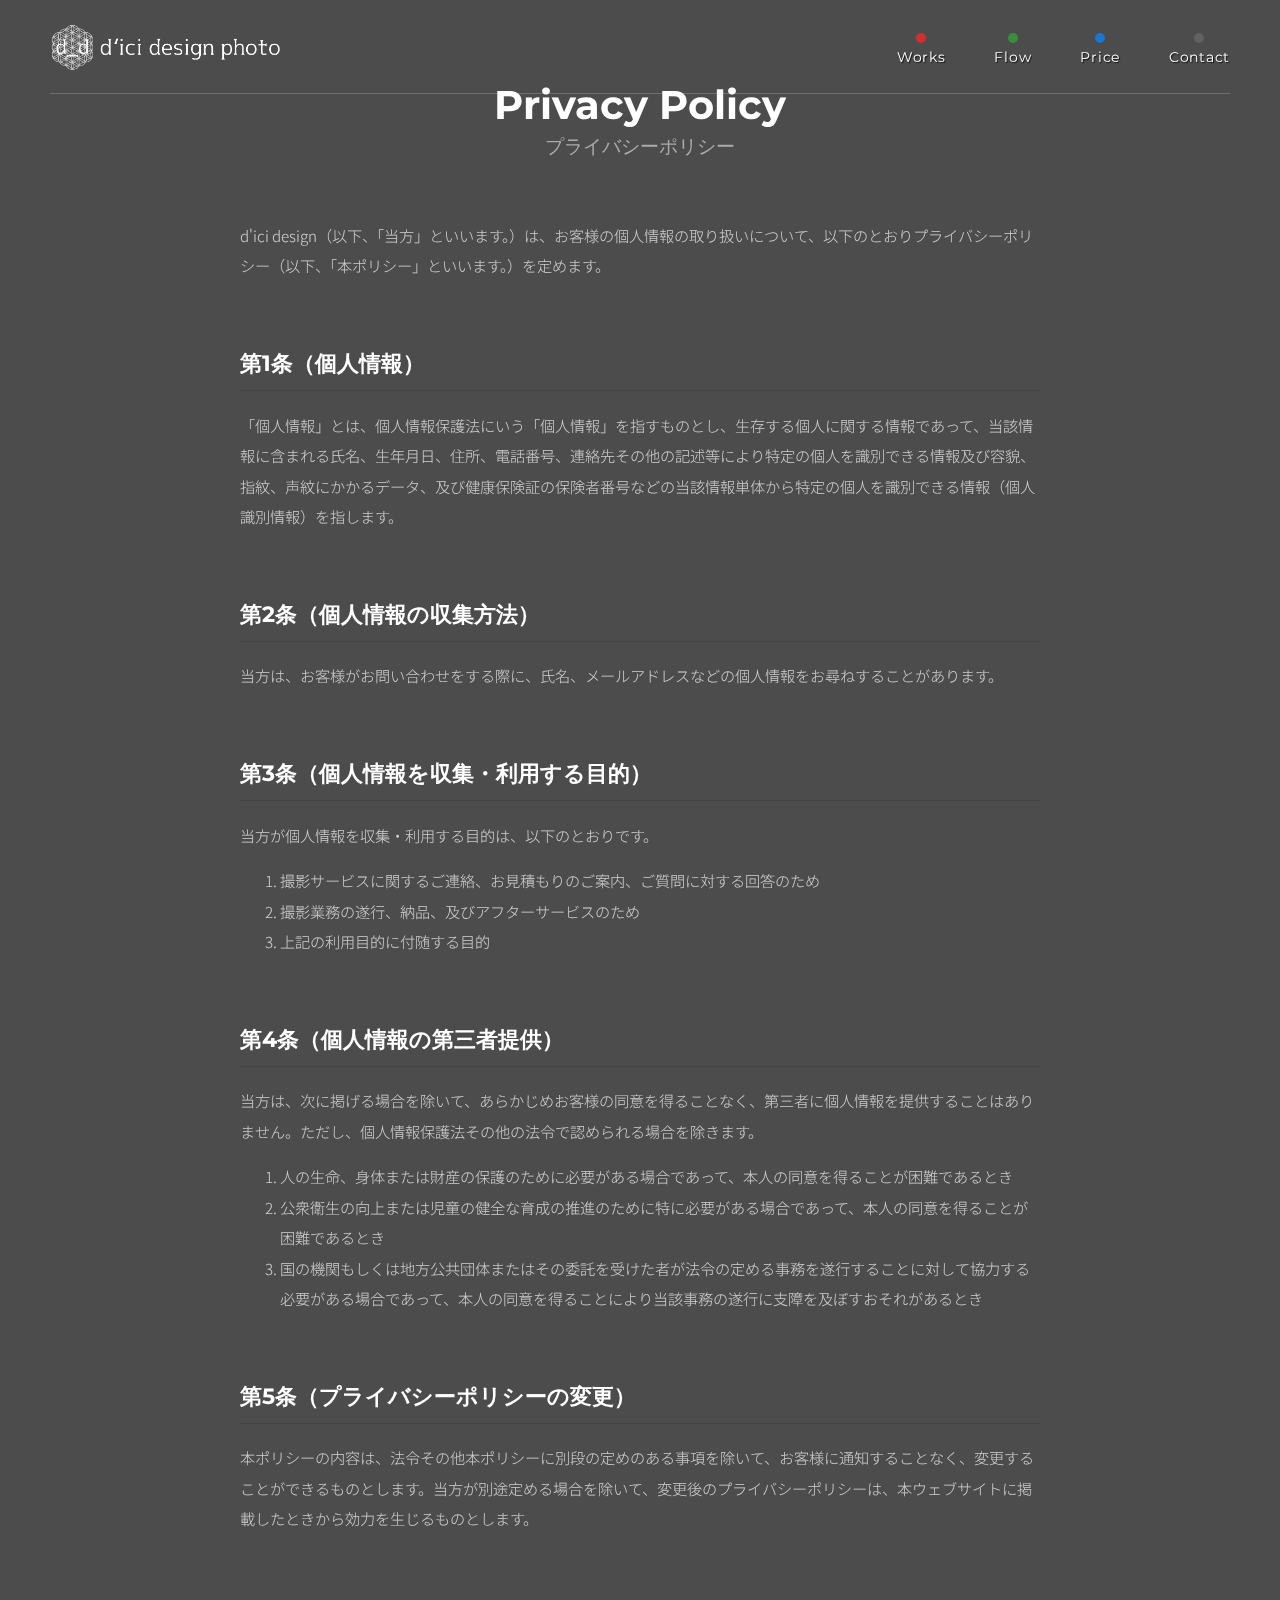
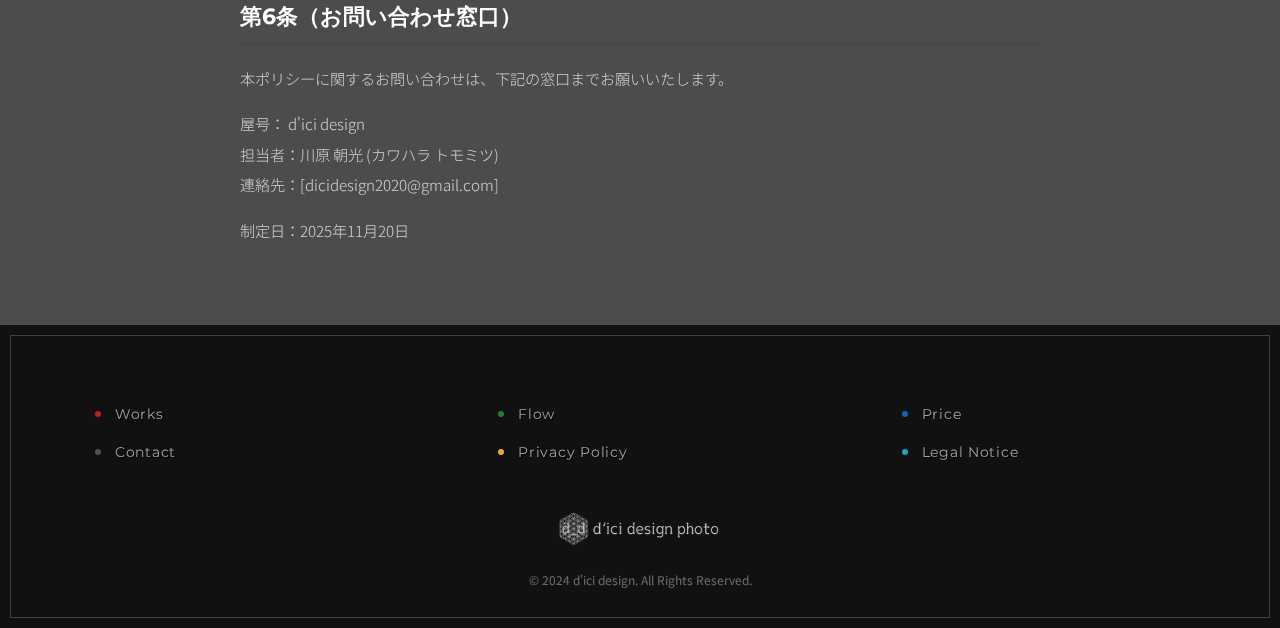
<file: privacy-policy.html>
<!DOCTYPE html>
<html lang="ja">
<head>
    <meta charset="UTF-8">
    <meta name="viewport" content="width=device-width, initial-scale=1.0">
    <title>Privacy Policy - d'ici design</title>
    <link rel="stylesheet" href="css/style.css">
    <link rel="preconnect" href="https://fonts.googleapis.com">
    <link rel="preconnect" href="https://fonts.gstatic.com" crossorigin>
    <link href="https://fonts.googleapis.com/css2?family=Hannari+Mincho&family=Montserrat:wght@400;700&family=Noto+Sans+JP:wght@300;400;700&display=swap" rel="stylesheet">

</head>
<body class="subpage">
    
    <!-- ★★★ ヘッダーを index.html と全く同じものに ★★★ -->
    <header>
        <a href="index.html" class="logo">
            <img src="images/dici_logo_white.png" alt="d'ici design Logo">
        </a>
        <nav>
            <a href="index.html#works"><span>Works</span></a>
            <a href="index.html#flow"><span>Flow</span></a>
            <a href="index.html#price"><span>Price</span></a>
            <a href="index.html#contact"><span>Contact</span></a>
        </nav>
        <button id="hamburger-btn" class="hamburger-btn">
            <span class="line line-1"></span>
            <span class="line line-2"></span>
        </button>
    </header>

    <main class="subpage-content">
        <div class="subpage-title" id="privacy">
            <h1>Privacy Policy</h1>
            <p>プライバシーポリシー</p>
        </div>

        <div class="text-container">
            <p>d'ici design（以下、「当方」といいます。）は、お客様の個人情報の取り扱いについて、以下のとおりプライバシーポリシー（以下、「本ポリシー」といいます。）を定めます。</p>

            <h2>第1条（個人情報）</h2>
            <p>「個人情報」とは、個人情報保護法にいう「個人情報」を指すものとし、生存する個人に関する情報であって、当該情報に含まれる氏名、生年月日、住所、電話番号、連絡先その他の記述等により特定の個人を識別できる情報及び容貌、指紋、声紋にかかるデータ、及び健康保険証の保険者番号などの当該情報単体から特定の個人を識別できる情報（個人識別情報）を指します。</p>

            <h2>第2条（個人情報の収集方法）</h2>
            <p>当方は、お客様がお問い合わせをする際に、氏名、メールアドレスなどの個人情報をお尋ねすることがあります。</p>

            <h2>第3条（個人情報を収集・利用する目的）</h2>
            <p>当方が個人情報を収集・利用する目的は、以下のとおりです。</p>
            <ol>
                <li>撮影サービスに関するご連絡、お見積もりのご案内、ご質問に対する回答のため</li>
                <li>撮影業務の遂行、納品、及びアフターサービスのため</li>
                <li>上記の利用目的に付随する目的</li>
            </ol>

            <h2>第4条（個人情報の第三者提供）</h2>
            <p>当方は、次に掲げる場合を除いて、あらかじめお客様の同意を得ることなく、第三者に個人情報を提供することはありません。ただし、個人情報保護法その他の法令で認められる場合を除きます。</p>
            <ol>
                <li>人の生命、身体または財産の保護のために必要がある場合であって、本人の同意を得ることが困難であるとき</li>
                <li>公衆衛生の向上または児童の健全な育成の推進のために特に必要がある場合であって、本人の同意を得ることが困難であるとき</li>
                <li>国の機関もしくは地方公共団体またはその委託を受けた者が法令の定める事務を遂行することに対して協力する必要がある場合であって、本人の同意を得ることにより当該事務の遂行に支障を及ぼすおそれがあるとき</li>
            </ol>

            <h2>第5条（プライバシーポリシーの変更）</h2>
            <p>本ポリシーの内容は、法令その他本ポリシーに別段の定めのある事項を除いて、お客様に通知することなく、変更することができるものとします。当方が別途定める場合を除いて、変更後のプライバシーポリシーは、本ウェブサイトに掲載したときから効力を生じるものとします。</p>

            <h2>第6条（お問い合わせ窓口）</h2>
            <p>本ポリシーに関するお問い合わせは、下記の窓口までお願いいたします。</p>
            <p>屋号： d'ici design<br>
            担当者：川原 朝光 (カワハラ トモミツ)<br>
            連絡先：[dicidesign2020@gmail.com]</p>

            <p class="enactment-date">制定日：2025年11月20日</p>
        </div>
    </main>

    <!-- (ここにフッターをコピー＆ペーストしてもOK) -->
    <footer id="contact" class="footer">
        <div class="footer-container">
            <!-- 左側のナビゲーション -->
            <nav class="footer-nav">
                <a href="#works">Works</a>
                <a href="#flow">Flow</a>
                <a href="#price">Price</a>
                <a href="#contact">Contact</a>
                <a href="privacy-policy.html">Privacy Policy</a>
                <a href="tokushoho.html">Legal Notice</a>
            </nav>

            <!-- 中央下のロゴとコピーライト -->
            <div class="footer-bottom">
                <a href="index.html" class="footer-logo">
                    <img src="images/dici_logo_white.png" alt="d'ici design Logo">
                </a>
                <p class="copyright">&copy; 2024 d'ici design. All Rights Reserved.</p>
            </div>
        </div>
    </footer>
<script>
        //======================================
        // 6. ハンバーガーメニューの開閉機能
        //======================================
        const hamburgerBtn = document.getElementById('hamburger-btn');
        const body = document.querySelector('body');
        const nav = document.querySelector('header nav');

        if (hamburgerBtn && nav) {
            hamburgerBtn.addEventListener('click', (e) => {
                e.stopPropagation();
                body.classList.toggle('is-menu-open');

                // ★★★ このブロックを追加！ ★★★
                // メニューを開いた時に、ヘッダーのスクロール状態をリセットする
                if (body.classList.contains('is-menu-open')) {
                    header.classList.remove('is-scrolled');
                }
            });

            // ... (以降の、外側をクリックしたら閉じる処理などは変更なし) ...

            // ★★★ この関数を新しく定義！ ★★★
            function closeMenu() {
                body.classList.remove('is-menu-open');
            }
            
            // ★★★ メニューの外側をクリックしたら閉じる処理を、新しい関数を使うように変更 ★★★
            document.addEventListener('click', (e) => {
                if (body.classList.contains('is-menu-open') && !nav.contains(e.target)) {
                    closeMenu();
                }
            });

            // ★★★ メニュー内のリンクがクリックされたら、メニューを閉じる処理を追加！ ★★★
            const navLinks = document.querySelectorAll('header nav a');
            navLinks.forEach(link => {
                link.addEventListener('click', () => {
                    // スクロールアニメーションの邪魔にならないように、少しだけ待ってから閉じる
                    setTimeout(closeMenu, 300); // 0.3秒後に閉じる
                });
            });

            // メニューの中（リンク以外の場所）をクリックしても閉じないようにする
            nav.addEventListener('click', (e) => {
                e.stopPropagation();
            });
        }


    </script>
</body>
</html>
</file>
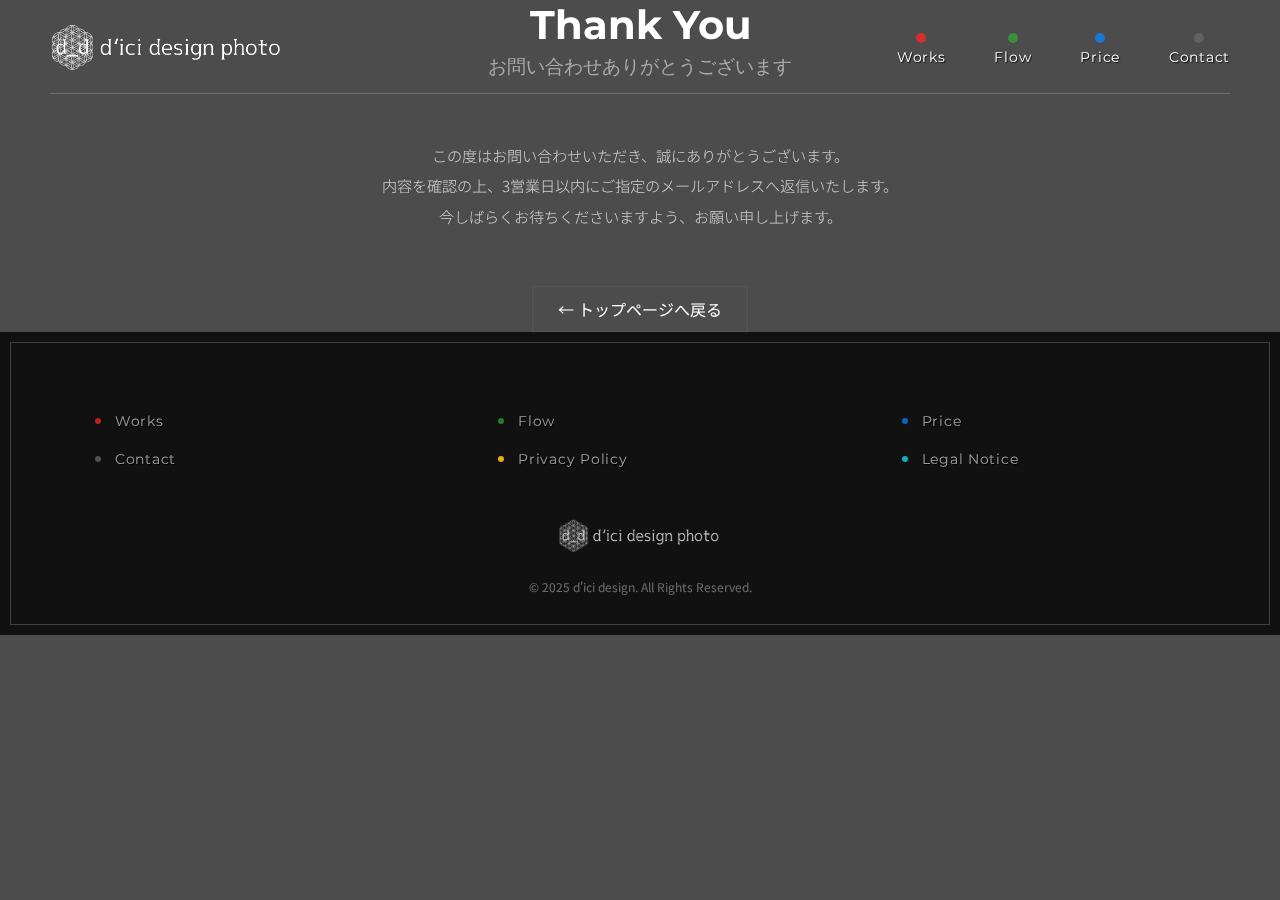
<file: thanks.html>
<!DOCTYPE html>
<html lang="ja">
<head>
    <meta charset="UTF-8">
    <meta name="viewport" content="width=device-width, initial-scale=1.0">
    <title>お問い合わせありがとうございます - d'ici design</title>
    <link rel="stylesheet" href="css/style.css">
    <link rel="preconnect" href="https://fonts.googleapis.com">
    <link rel="preconnect" href="https://fonts.gstatic.com" crossorigin>
    <link href="https://fonts.googleapis.com/css2?family=Hannari+Mincho&family=Montserrat:wght@400;700&family=Noto+Sans+JP:wght@300;400;700&display=swap" rel="stylesheet">
</head>
<body class="subpage">
    
    <header>
        <a href="index.html" class="logo">
            <img src="images/dici_logo_white.png" alt="d'ici design Logo">
        </a>
        <nav>
            <a href="index.html#works"><span>Works</span></a>
            <a href="index.html#flow"><span>Flow</span></a>
            <a href="index.html#price"><span>Price</span></a>
            <a href="index.html#contact"><span>Contact</span></a>
        </nav>
        <button id="hamburger-btn" class="hamburger-btn">
            <span class="line line-1"></span>
            <span class="line line-2"></span>
        </button>
    </header>

    <main class="subpage-content2">
        <div class="subpage-title">
            <h1>Thank You</h1>
            <p>お問い合わせありがとうございます</p>
        </div>

        <div class="text-container" style="text-align: center;">
            <p>
                この度はお問い合わせいただき、誠にありがとうございます。<br>
                内容を確認の上、3営業日以内にご指定のメールアドレスへ返信いたします。<br>
                今しばらくお待ちくださいますよう、お願い申し上げます。
            </p>
            <a href="index.html" class="back-link" style="margin: 40px auto 0;">← トップページへ戻る</a>
        </div>
    </main>

    <footer id="contact" class="footer">
        <div class="footer-container">
            <!-- 左側のナビゲーション -->
            <nav class="footer-nav">
                <a href="#works">Works</a>
                <a href="#flow">Flow</a>
                <a href="#price">Price</a>
                <a href="#contact">Contact</a>
                <a href="privacy-policy.html">Privacy Policy</a>
                <a href="tokushoho.html">Legal Notice</a>
            </nav>

            <!-- 中央下のロゴとコピーライト -->
            <div class="footer-bottom">
                <a href="index.html" class="footer-logo">
                    <img src="images/dici_logo_white.png" alt="d'ici design Logo">
                </a>
                <p class="copyright">&copy; 2025 d'ici design. All Rights Reserved.</p>
            </div>
        </div>
    </footer>

</body>
</html>
</file>
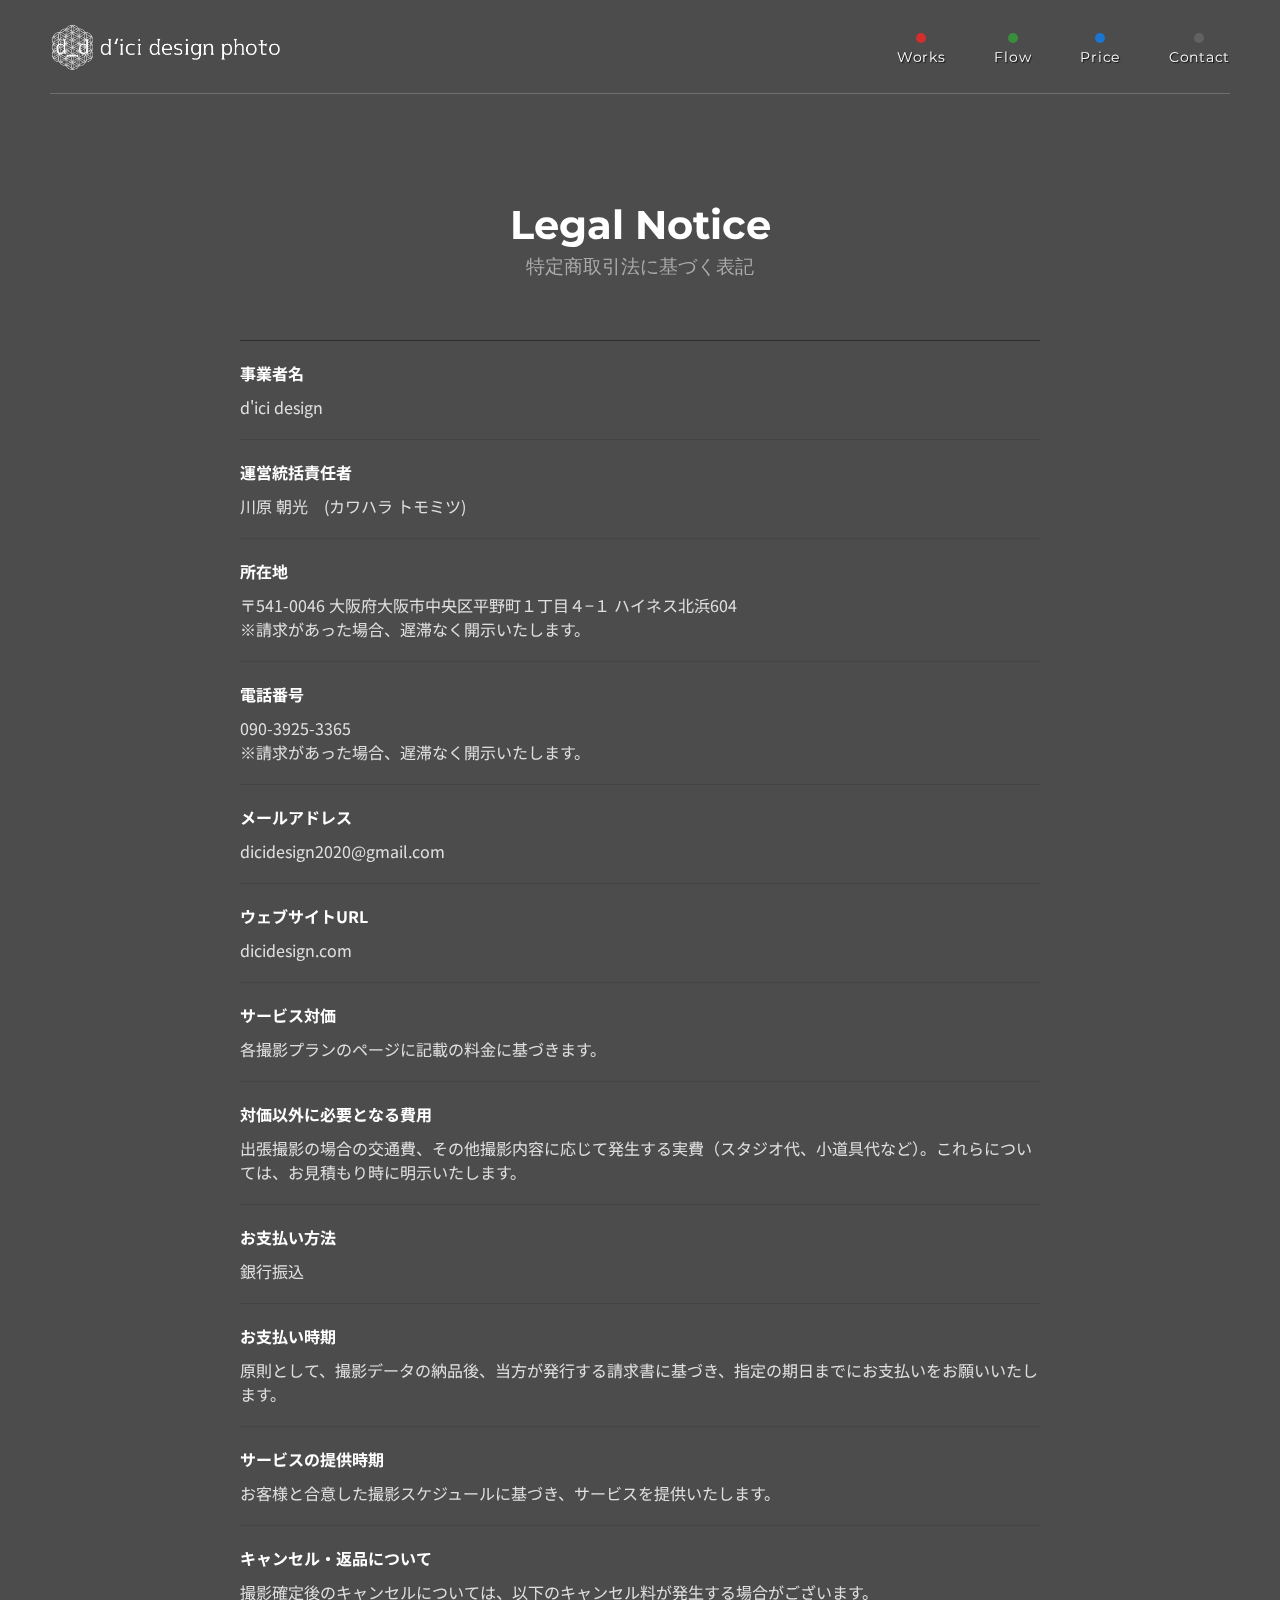
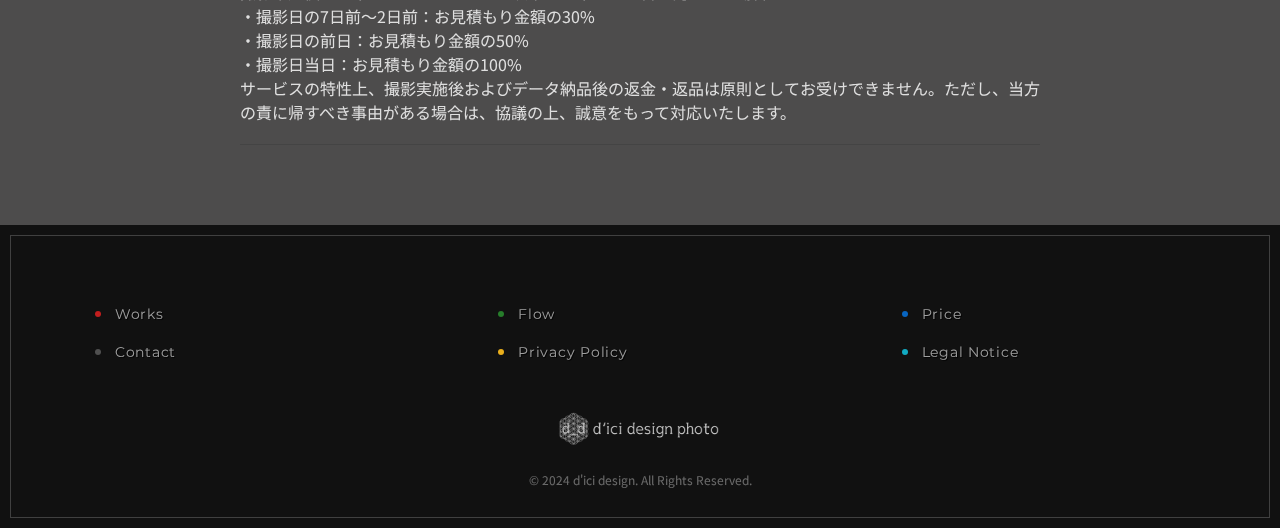
<file: tokushoho.html>
<!DOCTYPE html>
<html lang="ja">
<head>
    <meta charset="UTF-8">
    <meta name="viewport" content="width=device-width, initial-scale=1.0">
    <title>特定商取引法に基づく表記 - d'ici design</title>
    <link rel="stylesheet" href="css/style.css">
    <link rel="preconnect" href="https://fonts.googleapis.com">
    <link rel="preconnect" href="https://fonts.gstatic.com" crossorigin>
    <link href="https://fonts.googleapis.com/css2?family=Hannari+Mincho&family=Montserrat:wght@400;700&family=Noto+Sans+JP:wght@300;400;700&display=swap" rel="stylesheet">
</head>
<body class="subpage">
    
    <header>
        <a href="index.html" class="logo">
            <img src="images/dici_logo_white.png" alt="d'ici design Logo">
        </a>
        <nav>
            <a href="index.html#works"><span>Works</span></a>
            <a href="index.html#flow"><span>Flow</span></a>
            <a href="index.html#price"><span>Price</span></a>
            <a href="index.html#contact"><span>Contact</span></a>
        </nav>
        <button id="hamburger-btn" class="hamburger-btn">
            <span class="line line-1"></span>
            <span class="line line-2"></span>
        </button>
    </header>

    <main class="subpage-content" id="toku-title">
        <div class="subpage-title">
            <h1>Legal Notice</h1>
            <p>特定商取引法に基づく表記</p>
        </div>

        <div class="text-container">
            <dl class="tokushoho-table">
                <dt>事業者名</dt>
                <dd>d'ici design</dd>

                <dt>運営統括責任者</dt>
                <dd>川原 朝光　(カワハラ トモミツ)</dd>

                <dt>所在地</dt>
                <dd>〒541-0046 大阪府大阪市中央区平野町１丁目４−１ ハイネス北浜604<br>※請求があった場合、遅滞なく開示いたします。</dd>

                <dt>電話番号</dt>
                <dd>090-3925-3365<br>※請求があった場合、遅滞なく開示いたします。</dd>

                <dt>メールアドレス</dt>
                <dd>dicidesign2020@gmail.com</dd>

                <dt>ウェブサイトURL</dt>
                <dd>dicidesign.com</dd>

                <dt>サービス対価</dt>
                <dd>各撮影プランのページに記載の料金に基づきます。</dd>

                <dt>対価以外に必要となる費用</dt>
                <dd>出張撮影の場合の交通費、その他撮影内容に応じて発生する実費（スタジオ代、小道具代など）。これらについては、お見積もり時に明示いたします。</dd>

                <dt>お支払い方法</dt>
                <dd>銀行振込</dd>

                <dt>お支払い時期</dt>
                <dd>原則として、撮影データの納品後、当方が発行する請求書に基づき、指定の期日までにお支払いをお願いいたします。</dd>

                <dt>サービスの提供時期</dt>
                <dd>お客様と合意した撮影スケジュールに基づき、サービスを提供いたします。</dd>

                <dt>キャンセル・返品について</dt>
                <dd>撮影確定後のキャンセルについては、以下のキャンセル料が発生する場合がございます。<br>
                    ・撮影日の7日前〜2日前：お見積もり金額の30%<br>
                    ・撮影日の前日：お見積もり金額の50%<br>
                    ・撮影日当日：お見積もり金額の100%<br>
                    サービスの特性上、撮影実施後およびデータ納品後の返金・返品は原則としてお受けできません。ただし、当方の責に帰すべき事由がある場合は、協議の上、誠意をもって対応いたします。</dd>
            </dl>
        </div>
    </main>

    <!-- (ここにフッターをコピー＆ペースト) -->
     <footer id="contact" class="footer">
        <div class="footer-container">
            <!-- 左側のナビゲーション -->
            <nav class="footer-nav">
                <a href="#works">Works</a>
                <a href="#flow">Flow</a>
                <a href="#price">Price</a>
                <a href="#contact">Contact</a>
                <a href="privacy-policy.html">Privacy Policy</a>
                <a href="tokushoho.html">Legal Notice</a>
            </nav>

            <!-- 中央下のロゴとコピーライト -->
            <div class="footer-bottom">
                <a href="index.html" class="footer-logo">
                    <img src="images/dici_logo_white.png" alt="d'ici design Logo">
                </a>
                <p class="copyright">&copy; 2024 d'ici design. All Rights Reserved.</p>
            </div>
        </div>
    </footer>

    <script>
        //======================================
        // 6. ハンバーガーメニューの開閉機能
        //======================================
        const hamburgerBtn = document.getElementById('hamburger-btn');
        const body = document.querySelector('body');
        const nav = document.querySelector('header nav');

        if (hamburgerBtn && nav) {
            hamburgerBtn.addEventListener('click', (e) => {
                e.stopPropagation();
                body.classList.toggle('is-menu-open');

                // ★★★ このブロックを追加！ ★★★
                // メニューを開いた時に、ヘッダーのスクロール状態をリセットする
                if (body.classList.contains('is-menu-open')) {
                    header.classList.remove('is-scrolled');
                }
            });

            // ... (以降の、外側をクリックしたら閉じる処理などは変更なし) ...

            // ★★★ この関数を新しく定義！ ★★★
            function closeMenu() {
                body.classList.remove('is-menu-open');
            }
            
            // ★★★ メニューの外側をクリックしたら閉じる処理を、新しい関数を使うように変更 ★★★
            document.addEventListener('click', (e) => {
                if (body.classList.contains('is-menu-open') && !nav.contains(e.target)) {
                    closeMenu();
                }
            });

            // ★★★ メニュー内のリンクがクリックされたら、メニューを閉じる処理を追加！ ★★★
            const navLinks = document.querySelectorAll('header nav a');
            navLinks.forEach(link => {
                link.addEventListener('click', () => {
                    // スクロールアニメーションの邪魔にならないように、少しだけ待ってから閉じる
                    setTimeout(closeMenu, 300); // 0.3秒後に閉じる
                });
            });

            // メニューの中（リンク以外の場所）をクリックしても閉じないようにする
            nav.addEventListener('click', (e) => {
                e.stopPropagation();
            });
        }


    </script>

</body>
</html>
</file>
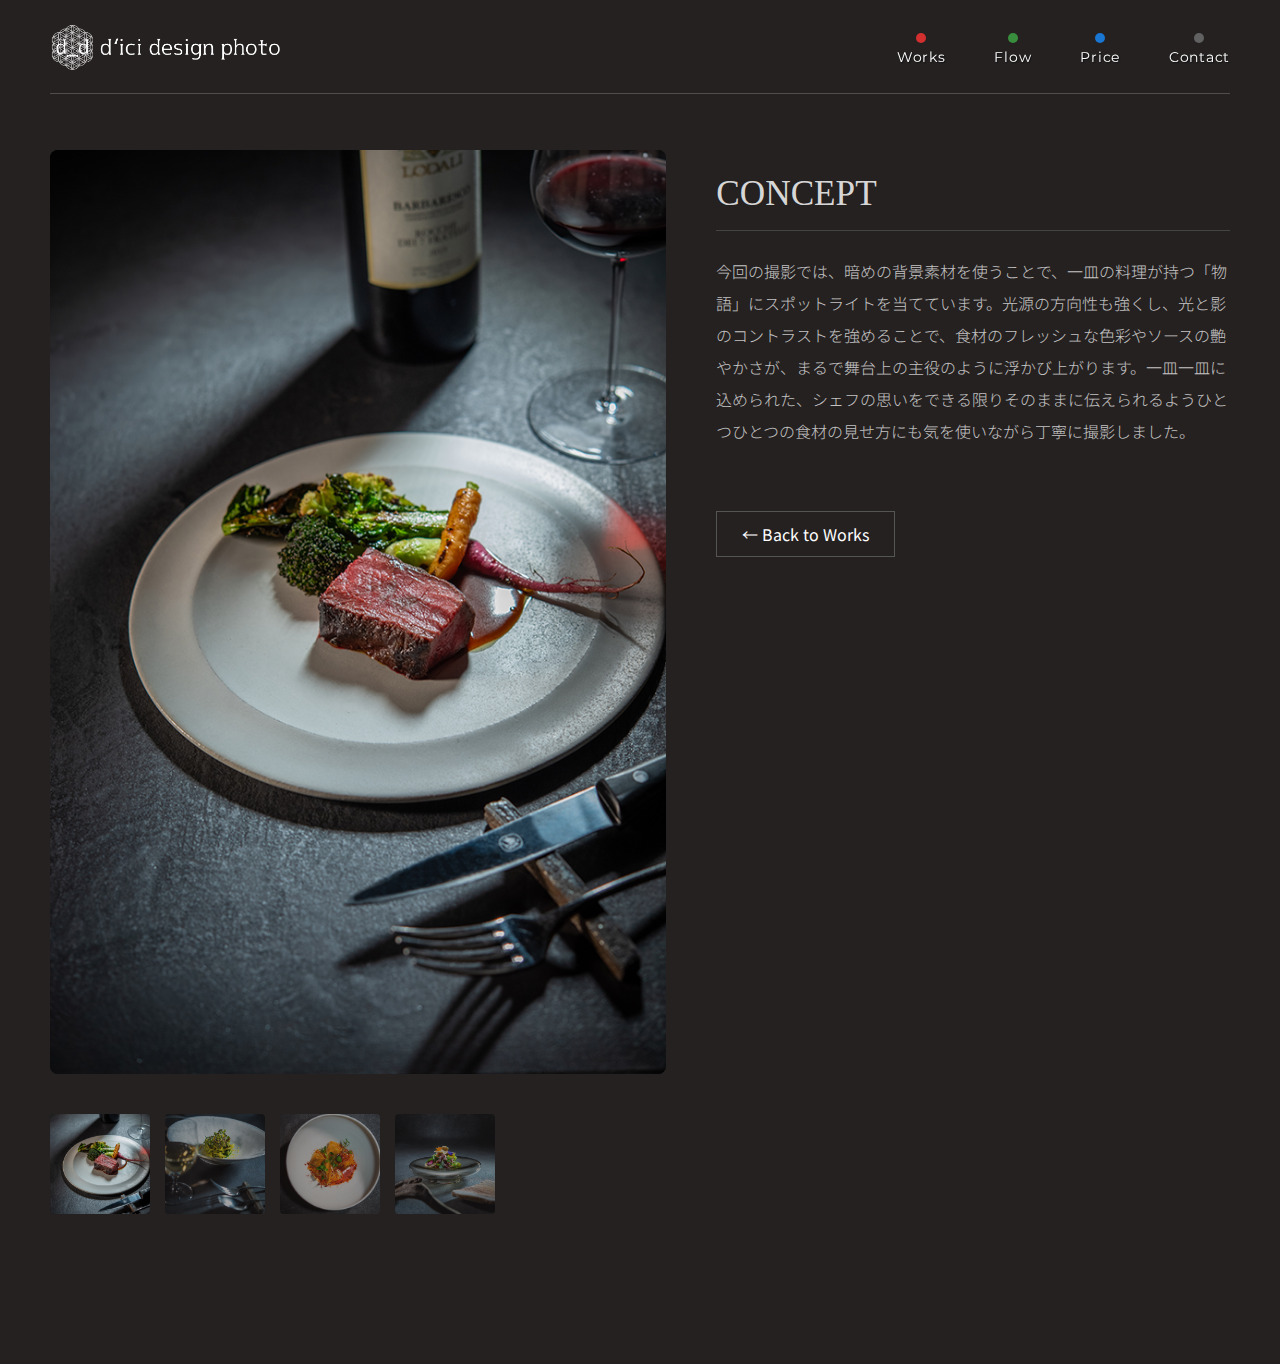
<file: work-detail.html>
<!DOCTYPE html>
<html lang="ja">
<head>
    <meta charset="UTF-8">
    <meta name="viewport" content="width=device-width, initial-scale=1.0">
    <title>Work Detail - d'ici design</title>
    <link rel="stylesheet" href="css/style.css">
    <link rel="preconnect" href="https://fonts.googleapis.com">
    <link rel="preconnect" href="https://fonts.gstatic.com" crossorigin>
    <link href="https://fonts.googleapis.com/css2?family=Hannari+Mincho&family=Montserrat:wght@400;700&family=Noto+Sans+JP:wght@300;400;700&display=swap" rel="stylesheet">
</head>
<body id="work-detail"> 
    <header>
        <a href="index.html" class="logo">
            <img src="images/dici_logo_white.png" alt="d'ici design Logo">
        </a>
        <nav>
            <a href="index.html#works"><span>Works</span></a>
            <a href="index.html#flow"><span>Flow</span></a>
            <a href="index.html#price"><span>Price</span></a>
            <a href="index.html#contact"><span>Contact</span></a>
        </nav>
        <button id="hamburger-btn" class="hamburger-btn">
            <span class="line line-1"></span>
            <span class="line line-2"></span>
        </button>
    </header>

    <div class="container">
        <div class="image-column">
            <div class="main-image">
                <!-- ここにメインで表示する画像 -->
                <img src="images/food1.png" alt="Work Detail Image" id="main-img-front">
                <img src="images/food1.png" alt="Work Detail Image" id="main-img-back">
            </div>
            <div class="thumbnail-list">
                <!-- ここにサブ画像（サムネイル）を並べる -->
                <img src="images/food1.png" alt="Thumbnail 1" class="thumbnail active" loading="lazy">
                <img src="images/food1-2.png" alt="Thumbnail 2" class="thumbnail" loading="lazy">
                <img src="images/food1-3.png" alt="Thumbnail 3" class="thumbnail" loading="lazy">
                <img src="images/food1-4.png" alt="Thumbnail 4" class="thumbnail" loading="lazy">
            </div>
        </div>
        <div class="text-column">
            <h1>CONCEPT</h1>
            <p>
                この一枚を撮影するにあたり、私たちが最も大切にしたのは、被写体そのものが持つ「静かな物語」を捉えることでした。ただ形や色を写すのではなく、その質感、歴史、そして作り手の想いが息づく空気感までをも写真に封じ込めたい。そのために、私たちは自然光が最も美しく回り込む時間帯を選び、余計な光を一切排除しました。<br><br>
                ライティングは、被写体の輪郭を優しく縁取る一つのキーライトのみ。それにより生じる深い影が、逆に主題の存在感を際立たせ、見る者の想像力をかき立てます。アングルは、まるで私たちが普段の生活の中でふと目に留めたかのような、自然でありながらも計算された視点を探求しました。この写真を見る人が、一瞬でもその場の静けさや温度を感じ取り、その商品の向こう側にあるストーリーに思いを馳せてもらえたなら、これ以上の喜びはありません。
            </p>
            <a href="index.html" class="back-link">← Back to Works</a>
        </div>
    </div>
    
    <script>
    // =============================================================
    // ▼▼▼ ここに全作品のデータをまとめる (ここを編集してね！) ▼▼▼
    // =============================================================
    const worksData = {
        "food1": {
            title: "CONCEPT",
            description: "今回の撮影では、暗めの背景素材を使うことで、一皿の料理が持つ「物語」にスポットライトを当てています。光源の方向性も強くし、光と影のコントラストを強めることで、食材のフレッシュな色彩やソースの艶やかさが、まるで舞台上の主役のように浮かび上がります。一皿一皿に込められた、シェフの思いをできる限りそのままに伝えられるようひとつひとつの食材の見せ方にも気を使いながら丁寧に撮影しました。",
            images: [
                "images/food1.png",
                "images/food1-2.png",
                "images/food1-3.png",
                "images/food1-4.png"
            ]
        },
        "cosme1": {
            title: "CONCEPT",
            description: "メーカーが持つオーガニックな世界観を表現するため、「木漏れ日」をライティングで再現することから撮影を始めました。柔らかな自然光を模したライティングによって落ちた影が、穏やかな午後のひとときを切り取ったかのような空気感を演出します。製品のパッケージに落ちる影は、その素材感や使い込まれたチューブの立体感をリアルに伝え、ただ美しいだけでなく、使い手の日常に寄り添うプロダクトであることを表現できるように撮影しています。",
            images: [
                "images/cosme1.png"
            ]
        },
        "products1": {
            title: "CONCEPT",
            description: "陶芸教室のWEBページ素材用の撮影。今回の写真で伝えたかったのは、単なる「物」としての器ではなく、作り手の気持ちが現れることでその形を変える器の魅力。「こんな器が作れるのなら作ってみたい、、、」見た人が、そんな気持ちになれるような素材撮りを心がけました。光は器の素材感や形状が分かりやすいようにフラットな明かりの下で撮影しています。",
            images: [
                "images/products1.png",
                "images/products1-2.png",
                "images/products1-3.png"
            ]
        },
        "fashion1": {
            title: "CONCEPT",
            description: "アパレルブランドの商品撮影、今回はハンガーに掛けた「吊り」での撮影を選択しました。これにより、服が持つ本来のシルエットやデザインを、歪みなく正確に伝えることができます。ライティングにおいては、まず正面からの光で商品の正確な色味を再現。さらに、サイドからの光を補助的に加えることで、生地の質感や縫製のディテールを立体的に浮かび上がらせています。背景に鮮やかなカラーバックペーパーを用いることで、単なるECサイトの商品写真に留まらない、ブランドイメージを向上させるクリエイティブな一枚に仕上げました。",
            images: [
                "images/fashion1.png",
                "images/fashion1-2.png",
                "images/fashion1-3.png"
            ]
        },
        "food2": {
            title: "CONCEPT",
            description: "今回の会席料理の撮影では、ダークな背景の中で一皿一皿が主役として輝く「舞台照明」のようなライティングを設計しました。特に、寿司や刺身の鮮度感を伝えるため、ネタの表面が艶やかに光る「シズル感」の表現を追求。食材の持つ瑞々しさが一番美しく見える光の角度を探りながら、丁寧に撮影しています。この写真を見た人が、まるでその場で提供されたかのような新鮮さと、これから始まる食事への期待感を感じられるような一枚を目指しました。",
            images: [
                "images/food2.png",
                "images/food2-2.png",
                "images/food2-3.png",
                "images/food2-4.png",
                "images/food2-5.png"
            ]
        },
        "interior1": {
            title: "CONCEPT",
            description: "イタリアンレストランの店舗撮影。今回の撮影で最も重視したのは、お店がこだわり抜いて設計した「空間そのものの魅力」を忠実に写し出すことでした。店内の照明が創り出す元々のムーディーな雰囲気を壊さぬよう、撮影プランを設計。その上で、写真としてテーブルや壁の質感が失われないよう、補助的なライティングを緻密に調整し、最低限の光を足しています。訪れる人が過ごすであろう特別な時間を、そのまま切り取ったかのような臨場感ある一枚を目指しました。",
            images: [
                "images/interior1.png",
                "images/interior1-2.png",
                "images/interior1-3.png"
            ]
        },
        "portrait1": {
            title: "CONCEPT",
            description: "ファッションブランドのルックブック撮影。今回の撮影では、服のデザインとモデルの存在感、その両方を最大限に引き出すためのライティングを設計しました。メインには大型のソフトボックスを使用し、被写体全体を包み込むような「柔らかい光」を構築。これにより、衣装の細かな質感や美しいドレープを忠実に再現しています。その上で、あえて影が落ちる方向を緻密にコントロールすることで、平坦になりがちなスタジオ撮影に「しっかりとした立体感」を与え、見る人の印象に残る力強い一枚に仕上げました。",
            images: [
                "images/portrait1.png",
                "images/portrait1-2.png"
            ]
        },
        "cosme2": {
            title: "CONCEPT",
            description: "この一枚で表現したのは、商品が肌にもたらす「透明感」というイメージです。背景に置かれたクリアキューブに光を透過させることで、まるで清らかな水の中を光が通り抜けるような、複雑で美しい影を演出。あえて影の部分に焦点を当てることで、「影でさえも透明である」という、製品のクリアなコンセプトを視覚的に伝えています。この写真から、肌が光に満たされるような、心地よい感覚を想像していただければ幸いです。",
            images: [
                "images/cosme2.png"
            ]
        },
        "products2": {
            title: "CONCEPT",
            description: "ワインレストランの店舗イメージ撮影。ワインを片手に過ごす素敵な時間がすごせるお店です。撮影にあたってはレストラン全体を包む「アンバー（琥珀色）の灯り」を再現することにこだわりました。この温かみのある光は、これから始まるディナーへの期待感を高め、グラスを交わす人々の姿をイメージさせます。背景の無数の光の玉ボケは、まるで街の夜景のよう。写真を見た人が、大切な誰かとこの場所で乾杯する、そんな幸せな瞬間を想像できるような絵作りを心掛けました。",
            images: [
                "images/products2.png",
                "images/products2-2.png"
            ]
        },
        "fashion2": {
            title: "CONCEPT",
            description: "アパレル商品のコーディネート提案用イメージ撮影。今回は、お客様がアイテムを組み合わせた際の全体像を直感的に把握できるよう、真上からの「俯瞰」で捉えた平置きの構図を採用しました。ライティングは影を極力作らない「フラットな光」を全体に回すことで、各アイテムの色や質感を忠実に再現。また、背景をピンクとグレーの2色にセパレートすることで、写真にリズムと楽しさを加え、単なる商品紹介に留まらない、ブランドの世界観を伝える一枚に仕上げています。",
            images: [
                "images/fashion2.png"
            ]
        },
        "portrait2": {
            title: "CONCEPT",
            description: "今回のポートレート撮影では、モデルと衣装が持つ本来の美しさをストレートに伝えるため、背景と小道具を白で統一したミニマルな空間を構成しました。ライティングは、被写体を均一に包み込むような柔らかい光を選択。これにより、肌のトーンを滑らかに、そして衣服の質感を繊細に描写しています。一枚の写真の中で強い主張を生み出すのは、モデルのポージングだけ。視線の向きや手足の角度がわずかに変わるだけで、写真の雰囲気が大きく変化する。そのバリエーションを複数撮影することで、一枚の静止画の中に豊かな物語を生み出しました。",
            images: [
                "images/portrait2.png",
                "images/portrait2-2.png"
            ]
        },
        "interior2": {
            title: "CONCEPT",
            description: "シーシャバーの店舗イメージ撮影。撮影にあたり大事にしたのは、扉を開けた瞬間に感じる、別世界への没入感です。店内に灯るランプの光だけを頼りに、この空間が持つ独特の「重厚感」と「温かみ」をそのまま切り取ることに注力しました。鈍く光を反射するレザーソファの質感、レンガの凹凸に落ちる影、そしてシーシャのガラスが放つ妖艶な輝き。それらすべてが、これから始まるリラックスした時間を物語っています。写真から、立ち上る煙の香りや、静かに流れる音楽まで感じ取っていただけるような、五感に響く空間表現を心がけました。",
            images: [
                "images/interior2.png",
                "images/interior2-2.png",
                "images/interior2-3.png",
                "images/interior2-4.png",
                "images/interior2-5.png"
            ]
        },
        "food4": {
            title: "CONCEPT",
            description: "カフェのメニュー用スイーツ撮影。今回の撮影で最も重視したのは、お客様がメニューを見て期待する「味」や「食感」を、写真を通して正確に伝えることです。そのため、背景を真っ白に飛ばし、影を極力抑える「ハイキー」なライティングで全体を構成。このフラットで明るい光は、スイーツが持つ本来の色を忠実に再現し、クリームの滑らかさやフルーツの瑞々しさをクリアに写し出します。清潔感と「おいしさ」がストレートに伝わる、誠実な一枚を目指しました。",
            images: [
                "images/food4.png",
                "images/food4-2.png",
                "images/food4-3.png",
            ]
        },
        "cosme3": {
            title: "CONCEPT",
            description: "化粧品のプロダクト撮影。今回のテーマは「静謐（せいひつ）な存在感」です。その表現のため、背景と床には無機質なコンクリート調の素材を選択。そして、まるで窓から硬い光が差し込んだかのような、強い指向性を持つライティングを設計しました。斜めに落ちるくっきりとした影は、空間に奥行きと時間経過を感じさせ、製品のマットな質感やプラスチックの僅かな光沢をリアルに描写します。静かな空間に置かれたプロダクトが、確かな存在感を放つ。そんなミニマルで力強い世界観を一枚の写真に込めました。",
            images: [
                "images/cosme3.png"
            ]
        },
        "interior3": {
            title: "CONCEPT",
            description: "ハイブランドの店舗竣工写真。この撮影で心掛けたのは、ブランドが世界観のすべてを注ぎ込んだ、この美しい空間をありのままに、そして正確に記録することです。そのため、歪みを抑えるアングルやレンズ等を考慮しながら、垂直・水平が完璧に整った構図を追求しました。ライティングは、店舗に設置された照明デザインを最大限に尊重。商品の素材感やガラスケースの透明感が失われないよう、ガラスへの映り込み等に気をつけながら避け切れないものは画像修正にてフォローしています。映り込みのあるもの、ないもの、それぞれの質感を見極めながら、隅々までクリアに見渡せる一枚に仕上げています。",
            images: [
                "images/interior3.png",
                "images/interior3-2.png",
                "images/interior3-3.png",
                "images/interior3-4.png"
            ]
        },
        "interior4": {
            title: "CONCEPT",
            description: "レンタルスタジオの空間撮影。今回の撮影で最も重視したのは、このスタジオの最大の魅力である「豊かで美しい自然光」を、写真を見る人にストレートに伝えることでした。そのため、人工的な照明は最小限に抑え、大きな窓から差し込む光が空間全体に柔らかく回り込む時間帯を狙って撮影。白い壁が光を反射することで生まれる、明るく、影の少ないニュートラルな環境は、ポートレートから商品撮影まで、あらゆる用途に対応できるスタジオのポテンシャルを示唆しています。この写真から、クリエイターがここで生み出す無限の可能性を感じていただければ幸いです。",
            images: [
                "images/interior4.png",
                "images/interior4-2.png"
            ]
        },
        "products3": {
            title: "CONCEPT",
            description: "高級腕時計のプロダクト撮影。今回の挑戦は、ラグジュアリーの象徴である時計を、あえて自然物である「砂」の上に置くことで、新たな価値観を提示することでした。ライティングで最も注力したのは、金属のケースやブレスレットが持つ硬質な輝きを忠実に再現できるように強めでシャープなライティングです。貴金属やガラスの場合は映り込みを調整することも非常に大事なことです。異質な素材同士が見事に調和した、静謐ながらも力強い一枚に仕上げました。",
            images: [
                "images/products3.png"
            ]
        },
        "portrait3": {
            title: "CONCEPT",
            description: "今回のポートレート撮影で目指したのは、作り込まれた「表情」ではなく、被写体の内側から自然に滲み出る「感情」を捉えることでした。そのため、モデルには特定のポーズを指示せず、古民家という空間の中で自由に過ごしてもらう時間を大切にしました。障子や縁側から差し込む、柔らかく拡散した自然光だけを光源として使用。この抑制された光が、濡れた髪の質感や、物思いに耽る横顔の陰影を繊細に描き出します。一枚一枚が、ある女性の物語の断片となるよう、見る人の想像力に働きかけるような撮影を心がけました。",
            images: [
                "images/portrait3.png",
                "images/portrait3-2.png",
                "images/portrait3-3.png",
                "images/portrait3-4.png"
            ]
        },
        "cosme4": {
            title: "CONCEPT",
            description: "ラグジュアリーコスメのプロダクトイメージ撮影。撮影イメージとしては製品が持つ高級感と、ゴールドを基調とした色味を際立たせるという感じで進めました。そのために、ライティングは夕方の柔らかな西日をイメージした「暖色系の光」で設計。意図的に植物の影を落とすことで、単調になりがちな背景に奥行きとストーリー性を与えました。製品のゴールドのキャップやガラスのボトルが光を美しく反射し、その上質な質感を際立たせます。憧れと心地よさが同居する、ブランドの世界観を一枚の写真に凝縮しました。",
            images: [
                "images/cosme4.png"
            ]
        },
        "products4": {
            title: "CONCEPT",
            description: "ぬいぐるみのECサイト用商品撮影。今回の撮影で最も重視したのは、お客様が画面越しでも「触り心地」を想像できるような、素材感のリアルな表現です。そのために、影が強く出すぎない、柔らかく拡散した「フラットな光」でライティングを全体に構成。これにより、ぬいぐるみが持つ本来の色を正確に再現しつつ、毛のふわふわとした質感や、編みぐるみの繊細な編み目の一つ一つまで、ディテールを潰すことなく鮮明に写し出しました。背景を完全に白で統一することで、切り抜き画像にも対応しやすく、使い回ししやすい形の商品撮影です。",
            images: [
                "images/products4.png",
                "images/products4_2.png"
            ]
        },
        "fashion3": {
            title: "CONCEPT",
            description: "この一枚で表現したのは、単なるアイテムの羅列ではなく、「ある人物のライフスタイル」そのものです。背景に温かみのあるウッド素材を選ぶことで、写真全体にナチュラルでリラックスした雰囲気を付与。ライティングは、木の質感を際立たせるため、少し硬めの光をサイドから当てています。デニムの色落ちやレザーの光沢、麦わら帽子の編み目といった、各アイテムが持つ素材感をディテールまで丁寧に描写。見る人が、この写真の持ち主の人物像や、その日の出来事を自由に想像できるような、イメージ豊かな一枚に仕上げました。",
            images: [
                "images/fashion3.png"
            ]
        },
        "fashion4": {
            title: "CONCEPT",
            description: "アパレルブランドのイメージ撮影。今回のテーマは「シンプルであることの美しさ」です。素材の良さを表現するためハイライトを立てつつも全体的に柔らかな光を回しています。私たちは。生地の質感や一枚一枚が作る自然な陰影を際立たせ、無機質な工業製品ではない、「人の体温」を感じさせるプロダクトであることを表現しました。これは、Tシャツという最もシンプルな衣服への、私たちなりの敬意（オマージュ）です。",
            images: [
                "images/fashion4.png",
                "images/fashion4-2.png"
            ]
        },
        "portrait4": {
            title: "CONCEPT",
            description: "舞台写真の撮影は、常に一回きりの真剣勝負です。二度と同じ瞬間は訪れない緊張感の中、私たちは役者の表情、照明の色、そして空間全体の構成を瞬時に判断し、その舞台が持つ物語の核心を切り取ります。今回の作品では、撮影した写真にタイポグラフィを組み合わせることで、グラフィックデザインの領域まで踏み込みました。写真が持つ「情緒」と、文字が持つ「情報」。この二つを融合させることで、観客が劇場に足を運ぶ前から、その舞台の物語が始まるような、喚起力のあるビジュアルを目指しました。",
            images: [
                "images/portrait4.png"
            ]
        }
        // ... 他の作品データ (food2, cosme2 など) も、この形式で追加していく
    };
    // =============================================================
    // ▲▲▲ データはここまで ▲▲▲
    // =============================================================


    // --- ここから下は、自動でページを生成するロジック (編集不要) ---
    document.addEventListener('DOMContentLoaded', () => {
    // 1. URLから作品IDを取得
    const params = new URLSearchParams(window.location.search);
    let workId = params.get('id');

    if (workId && workId.endsWith('.png')) {
        workId = workId.slice(0, -4);
    }

    // 2. IDに対応する作品データを取得
    const data = worksData[workId] || worksData['food1']; // 見つからなければfood1を表示
    
    if (!data) {
        console.error('作品データが見つかりません。');
        return;
    }

    // 3. HTML要素を取得 (★ mainImageの取得方法を変更)
    const mainImageContainer = document.querySelector('.main-image'); 
    const mainImageFront = document.getElementById('main-img-front');
    const mainImageBack = document.getElementById('main-img-back');
    const thumbnailList = document.querySelector('.thumbnail-list');
    const titleElement = document.querySelector('.text-column h1');
    const descriptionElement = document.querySelector('.text-column p');

    /**
     * 指定された画像が読み込まれた後に、メイン画像の高さを調整する関数
     * @param {string} imageUrl - 読み込む画像のURL
     */
    function adjustMainImageHeight(imageUrl) {
        const tempImg = new Image();
        tempImg.onload = () => {
            // 画像の比率を計算 (高さ / 幅)
            const aspectRatio = tempImg.height / tempImg.width;
            // コンテナの現在の幅に基づいて、正しい高さを計算
            const containerWidth = mainImageContainer.offsetWidth;
            const newHeight = containerWidth * aspectRatio;
            // コンテナの高さを設定する
            mainImageContainer.style.height = `${newHeight}px`;
        };
        tempImg.src = imageUrl;
    }

    // 4. データを使ってHTMLの中身を書き換える
    titleElement.textContent = data.title;
    descriptionElement.innerHTML = data.description.replace(/\n/g, '<br>');
    
    // 5. 画像とサムネイルを生成
    if (data.images && data.images.length > 0) {
        const firstImageUrl = data.images[0];
        
        // 最初の画像の読み込みが終わってから、高さを設定
        adjustMainImageHeight(firstImageUrl);
        
        mainImageFront.src = firstImageUrl;
        mainImageBack.src = firstImageUrl;
        
        thumbnailList.innerHTML = '';
        
        data.images.forEach((imgSrc, index) => {
            const img = document.createElement('img');
            img.src = imgSrc;
            img.alt = `Thumbnail ${index + 1}`;
            img.classList.add('thumbnail');
            if (index === 0) {
                img.classList.add('active');
            }
            thumbnailList.appendChild(img);
        });
    }
    
    // 6. サムネイルのクリックイベントを再設定
    const thumbnails = document.querySelectorAll('.thumbnail');
    let isFading = false;
    
    // ★★★ どっちが前面かを記憶する変数 ★★★
    let currentFront = mainImageFront;
    let currentBack = mainImageBack;

    thumbnails.forEach(thumbnail => {
        thumbnail.addEventListener('click', () => {
            if (isFading || currentFront.src.endsWith(thumbnail.src.split('/').pop())) {
                return;
            }
            isFading = true;

            adjustMainImageHeight(thumbnail.src);
            
            // 1. 背面の画像に、次に表示したい画像を設定
            currentBack.src = thumbnail.src;

            // 2. 前面の画像をフワッと透明にする
            currentFront.style.opacity = '0';
            
            // 3. 背面の画像をフワッと表示させる
            currentBack.style.opacity = '1';
            
            // ★★★ アニメーションが終わったら、役割を交代する ★★★
            setTimeout(() => {
                // 今回、前面だったものが、次のための背面に変わる
                let temp = currentFront;
                currentFront = currentBack;
                currentBack = temp;

                isFading = false;
            }, 650); 
            
            document.querySelector('.thumbnail.active')?.classList.remove('active');
            thumbnail.classList.add('active');
        });
    });

    // ★ ウィンドウサイズが変わった時も、高さを再計算する
    window.addEventListener('resize', () => {
        adjustMainImageHeight(mainImageFront.src);
    });

    //======================================
    // 5. ヘッダーのスクロール変化機能
    //======================================
    const header = document.querySelector('header');
    if (header) {
        window.addEventListener('scroll', () => {
            // ★★★ この一行を追加！ ★★★
            // メニューが開いている間は、この処理を何もしない
            if (document.body.classList.contains('is-menu-open')) return;

            if (window.scrollY > 10) {
                header.classList.add('is-scrolled');
            } else {
                header.classList.remove('is-scrolled');
            }
        });
    }

    //======================================
    // 6. ハンバーガーメニューの開閉機能
    //======================================
    const hamburgerBtn = document.getElementById('hamburger-btn');
    const body = document.querySelector('body');
    const nav = document.querySelector('header nav');

    if (hamburgerBtn && nav) {
        hamburgerBtn.addEventListener('click', (e) => {
            e.stopPropagation();
            body.classList.toggle('is-menu-open');

            // ★★★ このブロックを追加！ ★★★
            // メニューを開いた時に、ヘッダーのスクロール状態をリセットする
            if (body.classList.contains('is-menu-open')) {
                header.classList.remove('is-scrolled');
            }
        });

        // ... (以降の、外側をクリックしたら閉じる処理などは変更なし) ...

        // ★★★ この関数を新しく定義！ ★★★
        function closeMenu() {
            body.classList.remove('is-menu-open');
        }
        
        // ★★★ メニューの外側をクリックしたら閉じる処理を、新しい関数を使うように変更 ★★★
        document.addEventListener('click', (e) => {
            if (body.classList.contains('is-menu-open') && !nav.contains(e.target)) {
                closeMenu();
            }
        });

        // ★★★ メニュー内のリンクがクリックされたら、メニューを閉じる処理を追加！ ★★★
        const navLinks = document.querySelectorAll('header nav a');
        navLinks.forEach(link => {
            link.addEventListener('click', () => {
                // スクロールアニメーションの邪魔にならないように、少しだけ待ってから閉じる
                setTimeout(closeMenu, 300); // 0.3秒後に閉じる
            });
        });

        // メニューの中（リンク以外の場所）をクリックしても閉じないようにする
        nav.addEventListener('click', (e) => {
            e.stopPropagation();
        });
    }
    // ★★★ back to works ボタンを押した時の処理 ★★★
    const backLink = document.querySelector('.back-link');
    if (backLink) {
        backLink.addEventListener('click', (e) => {
            // デフォルトのページ遷移をキャンセル
            e.preventDefault();
            
            // ★★★ ブラウザの「戻る」機能を呼び出すだけ！ ★★★
            history.back();
        });
    }
});
</script>
</body>
</html>
</file>
<file: css/style.css>
/* ===============================================
   Basic & General Styles
   =============================================== */
@import url('https://fonts.googleapis.com/css2?family=Hannari+Mincho&family=Noto+Sans+JP:wght@300;400;700&display=swap');

html {
    scroll-behavior: smooth;
}
body {
    font-family: 'Noto Sans JP', sans-serif;
    margin: 0;
    background-color: transparent;
    color: rgba(240, 240, 240, 0.9);
    overflow-x: hidden;
}

.page-frame {
    position: fixed;
    top: 0;
    left: 0;
    width: 100%;
    height: 100%;
    border: 3px solid rgba(255, 255, 255, 0.9);
    box-sizing: border-box;
    pointer-events: none;
    z-index: 9999;
    border-radius: 0 0 12px 12px;
}

.hero-video-wrapper {
    position: fixed;
    top: 0;
    left: 0;
    width: 100%;
    height: 100%;
    z-index: -1;
}
/* ★★★ この3行を追加！ ★★★ */
.subpage .hero-video-wrapper {
    display: none;
}
.hero-video {
    position: absolute;
    top: 0;
    left: 0;
    width: 100%;
    height: 100%;
    object-fit: cover;
}
.hero-video-wrapper::after {
    content: "";
    position: absolute;
    top: 0;
    left: 0;
    width: 100%;
    height: 100%;
    background-image: url('../images/noise.png'); /* CSSファイルからの相対パス */
    opacity: 0.07;
}
.hero-video-wrapper::before {
    content: "";
    position: absolute;
    top: 0;
    left: 0;
    width: 100%;
    height: 100%;
    background-color: rgba(0, 0, 0, 0.3);
}
 .br-sp {
        display: none;
    }
.concept-line .en,
.concept-line .ja {
        display: block; /* preタグの代わり */
    }

.page-content {
    position: relative;
    z-index: 2;
    background-color: transparent;
}

.divider {
    width: 80%;
    height: 1px;
    background-color: rgba(255, 255, 255, 0.15);
    margin: 0 auto;
}

.section-header {
    text-align: center;
    margin-bottom: 80px;
}
.section-header h2 {
    font-family: 'Hannari Mincho', serif;
    font-size: 2.5rem;
    font-weight: 400;
    margin-bottom: 1rem;
}
.section-header p {
    font-size: 0.9rem;
    font-weight: 300;
    color: rgba(240, 240, 240, 0.7);
}

.fade-in {
    opacity: 0;
    transform: translateY(30px);
    transition: opacity 0.4s ease-out, transform 0.4s ease-out;
}

/* ===============================================
   Header & Navigation
   =============================================== */
header {
    position: fixed; /* ★ 君の言う通り fixed に変更！ */
    top: 0;
    left: 0;
    width: 100%;
    display: flex;
    justify-content: space-between;
    align-items: center;
    padding: 20px 50px;
    z-index: 100;
    box-sizing: border-box;
    
    /* ★★★ アニメーションの準備 ★★★ */
    background-color: transparent; /* 初期状態は完全に透明 */
    transition: background-color 0.3s ease-in-out;
}

/* ★★★ JSでこのクラスが付いたら、背景色が変わる！ ★★★ */
header.is-scrolled {
    background-color: rgba(0, 0, 0, 0.5);
    backdrop-filter: blur(5px); /* 背景を少しぼかすと、よりリッチに見える（お好みで） */
    -webkit-backdrop-filter: blur(5px);
}

/* ★ ヘッダーの下の区切り線（新設） */
header::after {
    content: '';
    position: absolute;
    bottom: 0;
    left: 50%;
    transform: translateX(-50%);
    width: calc(100% - 100px); /* 左右のpadding分(50px * 2)を引く */
    height: 1px;
    background-color: rgba(255, 255, 255, 0.2);
    
    /* ★★★ アニメーションの準備 ★★★ */
    transition: opacity 0.3s ease-in-out;
}

/* ★★★ スクロールしたら、線を透明にする ★★★ */
header.is-scrolled::after {
    opacity: 0;
}

.logo {
    display: flex;
    align-items: center;
    text-decoration: none;
    position: relative; /* ★ 画像を重ねるための基準点 */
    /* ★ ロゴ全体の高さを指定してレイアウトを安定させる */
    height: 50px; 
}
.logo img {
    height: 100%; /* 親要素の高さに合わせる */
    width: auto;
    transition: opacity 0.3s ease; /* 切り替えを滑らかに */
}
/* ★ 黒いロゴを疑似要素(::after)で用意 */
.logo::after {
    content: '';
    position: absolute;
    top: 0;
    left: 0;
    width: 100%;
    height: 100%;
    background-image: url('../images/dici_logo_black.png');
    background-size: contain;
    background-repeat: no-repeat;
    
    /* 普段は透明で見えない */
    opacity: 0;
    transition: opacity 0.3s ease;
}

/* ★ is-on-light-bg が付いた時のロゴの切り替え処理 */
.is-on-light-bg .logo img {
    opacity: 0; /* 元の白いロゴを透明にする */
}
.is-on-light-bg .logo::after {
    opacity: 1; /* 黒いロゴを表示する */
}
header nav {
    margin-top: 20px;
}
nav a {
    margin-left: 45px;
    font-size: 0.9rem;
    font-family: 'Montserrat', sans-serif;
    font-weight: 400;
    letter-spacing: 0.05em;
    color: #fff;
    text-shadow: 1px 1px 1px #111 ;
    mix-blend-mode: difference;
    text-decoration: none;
    position: relative;
    z-index: 1;
}
nav a:hover {
    opacity: 0.7;
}
nav a span {
    display: inline-block;
    padding: 8px 0;
}
nav a::before {
    content: '';
    position: absolute;
    left: 50%;
    top: 0;
    transform: translateY(-15px) translateX(-50%);
    width: 10px;
    height: 10px;
    border-radius: 50%;
    transition: transform 0.35s cubic-bezier(0.25, 0.46, 0.45, 0.94), opacity 0.35s cubic-bezier(0.25, 0.46, 0.45, 0.94);
    z-index: -1;
}
nav a:hover::before {
    transform: translateY(5px) translateX(-50%) scale(5.5);
    opacity: 0.9;
}
nav a[href="#works"]::before { background-color: #D32F2F; }
nav a[href="#flow"]::before { background-color: #388E3C; }
nav a[href="#price"]::before { background-color: #1976D2; }
nav a[href="#contact"]::before { background-color: #616161; }

nav a[href="index.html#works"]::before { background-color: #D32F2F; }
nav a[href="index.html#flow"]::before { background-color: #388E3C; }
nav a[href="index.html#price"]::before { background-color: #1976D2; }
nav a[href="index.html#contact"]::before { background-color: #616161; }

/* ===============================================
   Responsive Header (for Mobile)
   =============================================== */

/* ハンバーガーボタンのスタイル */
.hamburger-btn {
    display: none; /* ★ PCでは非表示 */
    background: none;
    border: none;
    cursor: pointer;
    width: 40px;
    height: 10px; /* 線の高さに合わせて調整 */
    position: relative;
    z-index: 10000; /* メニューより手前に */
}
.hamburger-btn .line {
    position: absolute;
    left: 0;
    width: 100%;
    height: 2px;
    background-color: #fff;
    transition: transform 0.3s ease, top 0.3s ease;
}
.hamburger-btn .line-1 { top: 0; }
.hamburger-btn .line-2 { top: 12px; }

/* ★ is-open クラスが付いた時の「×」への変形 */
.is-menu-open .hamburger-btn .line-1 {
    top: 7px;
    transform: rotate(45deg);
}
.is-menu-open .hamburger-btn .line-2 {
    top: 7px;
    transform: rotate(-45deg);
}


/* ★ 画面幅が700px以下になった時のスタイル ★ */
@media (max-width: 700px) {

    header {
        /* スマホ表示の時は、ヘッダー自体の余白をなくす */
        padding: 0px ;
    }
     /* ★★★ このブロックを追加！ ★★★ */
    /* メニューが開いている時だけ、動画の黒い膜を奥に引っ込める */
    body.is-menu-open .hero-video-wrapper::before {
        z-index: 98; 
    }
    

    header nav {
        position: fixed;
        top: -20px;
        right: 0;
        left: auto;
        width: 280px;
        height: 100%;
        z-index: 101;
        will-change: transform;
        background-color: rgba(0, 0, 0, 0.6);
        backdrop-filter: blur(10px);
        -webkit-backdrop-filter: blur(10px);
        
        /* ★★★ ここからが修正箇所 ★★★ */
        
        /* 左右のパディングは維持しつつ、上下のパディングを調整 */
        padding: 100px 50px; /* 上に120px、左右に50pxの余白 */
        box-sizing: border-box;

        display: flex;
        flex-direction: column;
        
        /* 中央揃えをやめて、上揃えにする */
        justify-content: flex-start; 
        
        align-items: flex-start;
        gap: 0;

        transform: translateX(100%);
        visibility: hidden;
        transition: transform 0.3s ease-in-out, visibility 0.3s;
    }
    
    body.is-menu-open header nav {
        transform: translateX(0);
        visibility: visible;
    }
    
    header nav a {
        margin-left: 0;
        font-size: 1.2rem;
        width: 100%; /* 幅を100%に */
        padding: 20px 0;
        border-bottom: 1px solid rgba(255, 255, 255, 0.15);
    }
    header nav a:last-child {
        border-bottom: none;
    }

    header nav a::before {
        left: -25px;
        top: 50%;
        transform: translateY(-50%);
        width: 8px;
        height: 8px;
    }
    header nav a:hover::before {
        transform: translateY(-50%);
        opacity: 1;
    }

    .hamburger-btn {
        display: block;
    }
    
    /* (他のスマホ用スタイル) */
}

/* ===============================================
   z-index Stacking Order Fix (for Mobile Menu)
   =============================================== */

/* ページ本体より手前 */
.menu-overlay {
    z-index: 1000 !important; 
}

/* オーバーレイより手前 */
header {
    z-index: 1001 !important;
}

/* ヘッダーの中のメニュー（サイドバー）は、さらに手前 */
@media (max-width: 700px) {
    header nav {
        z-index: 1002 !important;
    }
}

/* ===============================================
   Side Contact Links
   =============================================== */
.side-contact-links {
    position: fixed;
    bottom: 5%;
    right: 10px;
    display: flex;
    flex-direction: column;
    align-items: center;
    gap: 25px;
    z-index: 1000;
}
.side-link {
    display: flex;
    flex-direction: column;
    align-items: center;
    text-decoration: none;
    color: #fff;
    transition: opacity 0.3s ease;
}
.side-link:hover {
    opacity: 0.8;
}
.side-link img {
    width: 36px;
    height: 36px;
    margin-bottom: 8px;
}
.side-link span {
    font-family: 'Noto Sans JP', sans-serif;
    font-size: 0.7rem;
    font-weight: 300;
    letter-spacing: 0.05em;
    text-align: center;
    line-height: 1.4;
    text-shadow: 1px 1px 1px #111 ;
}
.line-link img {
    width: 44px;
    height: 44px;
}


/* --- サイドアイコンの色切り替え --- */

/* is-on-light-bg が付いたら、文字色を黒に */
.side-contact-links.is-on-light-bg .side-link span {
    color: #333;
    /* ★ 文字にも影をつけて、白い背景でも読めるようにする */
    text-shadow: none; 
}

/* ここからがアイコン差し替えの部分 */
.side-link {
    position: relative; /* 画像を重ねるための基準点 */
}

/* 通常の白いアイコンのスタイル */
.side-link img {
    transition: opacity 0.3s ease;
}

/* 黒いアイコンを疑似要素(::after)で用意 */
.side-link::after {
    content: '';
    position: absolute;
    top: 0;
    left: 50%;
    transform: translateX(-50%);
    background-size: contain;
    background-repeat: no-repeat;
    background-position: center;
    
    /* 普段は透明で見えない */
    opacity: 0;
    transition: opacity 0.3s ease;
}

/* 各アイコンのサイズと黒バージョンの画像パスを指定 */
.side-link:not(.line-link) img,
.side-link:not(.line-link)::after {
    width: 36px;
    height: 36px;
}
.side-link:not(.line-link)::after {
    background-image: url('../images/mail_icon_black.png');
}

.line-link img,
.line-link::after {
    width: 44px;
    height: 44px;
}
.line-link::after {
    background-image: url('../images/line_icon_black.png');
}


/* ★ is-on-light-bg が付いた時の切り替え処理 ★ */
.side-contact-links.is-on-light-bg .side-link img {
    opacity: 0; /* 元の白いアイコンを透明にする */
}
.side-contact-links.is-on-light-bg .side-link::after {
    opacity: 1; /* 黒いアイコンを表示する */
}

/* ===============================================
   Hero Section
   =============================================== */
.hero {
    height: 100vh;
    position: relative;
    display: flex;
    justify-content: center;
    align-items: center;
    text-align: center;
}
.concept-text {
    max-width: 900px;
    z-index: 1;
    font-family: 'Hannari Mincho', serif;
    display: block;
    margin-top: 10%;
}
.concept-text-inner {
    position: relative;
    display: inline-block;
    text-align: center;
    transform: translateY(calc(-40% + 1.25em));
}
.concept-line {
    margin: 1.5em 0;
}
.concept-line .en {
    font-size: 0.9rem;
    font-weight: 300;
    line-height: 1.5;
    display: block;
    opacity: 0.8;
    margin-bottom: 0.5em;
}
.concept-line .ja.sub-copy {
    font-size: 1.1rem;
    font-weight: 300;
}
.concept-line .ja.main-copy {
    font-size: 2.2rem;
    font-weight: 400;
}
.char {
    display: inline-block;
    opacity: 0;
    transition: opacity 0.5s ease;
    transform: translateY(10px);
}

/* ===============================================
   Works Section
   =============================================== */
.works {
    padding: 80px 200px;
    background-color: rgba(0, 0, 0, 0.4);
    scroll-margin-top: 80px; /* ヘッダーの高さを指定 */
}
.filter-buttons {
    text-align: center;
    margin-bottom: 50px;
}
.filter-btn {
    background: none;
    border: 1px solid #555;
    color: #f0f0f0;
    padding: 10px 20px;
    margin: 5px 5px; /* 上下: 5px, 左右: 5px */
    cursor: pointer;
    transition: all 0.3s ease;
}
.filter-btn.active, .filter-btn:hover {
    background-color: #f0f0f0;
    color: #111;
}
.gallery {
    column-count: 3;
    column-gap: 20px;
}
.gallery-item {
    margin-bottom: 20px;
    break-inside: avoid;
    position: relative;
    border-radius: 8px;
    overflow: hidden;
    background-color: #222;
}

.gallery-item a {
    display: block;
    position: relative;
    font-size: 0;
}
.gallery-item img {
    width: 100%;
    height: auto;
    display: block;
}
.gallery-item a::after {
    content: '';
    position: absolute;
    top: 0;
    left: 0;
    width: 100%;
    height: 100%;
    background-color: rgba(0, 0, 0, 0.3);
    opacity: 0;
    transition: opacity 0.3s ease;
}
.gallery-item a:hover::after {
    opacity: 1;
}

/* ===============================================
   Flow Section
   =============================================== */
.flow {
    padding: 80px 50px;
    background-color: rgba(17, 17, 17, 0.95);
    position: relative;
    z-index: 3;
    scroll-margin-top: 80px; /* ヘッダーの高さを指定 */
}
.flow-scroll-wrapper {
    max-width: 800px;
    margin: 0 auto;
    position: relative;
    height: 320px;
    display: flex;
    align-items: center;
    justify-content: center;
    background: radial-gradient( ellipse at center, rgba(255, 255, 255, 0.4) 0%, rgba(255, 255, 255, 0) 65% );
    border-radius: 20px;
}
.flow-number-display {
    font-family: 'Hannari Mincho', serif;
    font-size: 8rem;
    font-weight: 700;
    line-height: 1;
    position: absolute;
    top: 50%;
    left: 60px;
    transform: translateY(-50%);
    pointer-events: none;
    transition: opacity 0.4s ease-in-out;
    color: rgba(255, 255, 255, 0.04);
    text-shadow: -1px -1px 2px rgba(255, 255, 255, 0.08), 1px 1px 2px rgba(0, 0, 0, 0.7);
}
.flow-number-display.is-fading {
    opacity: 0;
}
.flow-scroll-area {
    height: 320px;
    width: 100%;
    max-width: 450px;
    overflow-y: auto;
    scroll-snap-type: y mandatory;
    position: relative;
    z-index: 5;
    -ms-overflow-style: none;
    scrollbar-width: none;
}
.flow-scroll-area::-webkit-scrollbar {
    display: none;
}
.flow-step {
    height: 120px;
    display: flex;
    align-items: center;
    justify-content: center;
    scroll-snap-align: center;
    transition: transform 0.4s ease, opacity 0.4s ease;
    transform: scale(0.7);
    opacity: 0.3;
    text-align: center;
}
.flow-step.active {
    transform: scale(1);
    opacity: 1;
}
.flow-content h3 {
    font-size: 1.2rem;
    font-weight: 700;
    margin: 0 0 5px 0;
    text-align: center;
    border-bottom: 1px solid #c8c7c789;
    padding: 5px 10px;
}
.flow-content p {
    font-size: 0.9rem;
    line-height: 1.7;
    color: rgba(240, 240, 240, 0.8);
    transition: color 0.4s ease;
}
.flow-step:not(.active) .flow-content p {
    color: rgba(240, 240, 240, 0.55);
}
.scroll-padding-top, .scroll-padding-bottom {
    height: 100px;
}
@keyframes scroll-animation {
    0% { transform: translateY(0); opacity: 1; }
    50% { transform: translateY(10px); opacity: 0; }
    51% { transform: translateY(-10px); opacity: 0; }
    100% { transform: translateY(0); opacity: 1; }
}
#scroll-hint {
    position: absolute;
    bottom: 30px;
    left: 45px;
    animation: none;
}
.mouse-icon {
    width: 24px;
    height: 40px;
    border: 2px solid rgba(255, 255, 255, 0.5);
    border-radius: 12px;
    position: relative;
}
.mouse-icon .scroll-wheel {
    position: absolute;
    top: 8px;
    left: 50%;
    margin-left: -2px;
    width: 4px;
    height: 8px;
    background-color: rgba(255, 255, 255, 0.7);
    border-radius: 2px;
    animation: scroll-animation 2s infinite ease-out;
}
.flow-indicator {
    position: absolute;
    top: 50%;
    right: calc(50% - 400px - 50px);
    transform: translateY(-50%);
    display: flex;
    flex-direction: column;
    gap: 10px;
}
.indicator-dot {
    font-size: 0.7rem;
    font-weight: 300;
    color: #fff;
    opacity: 0.3;
    transition: all 0.3s ease;
    cursor: pointer;
}
.indicator-dot:not(.active):hover {
    opacity: 0.6;
}
.indicator-dot.active {
    opacity: 1;
    transform: scale(1.2);
}

/* ===============================================
   Price Section
   =============================================== */
.price {
    padding: 80px 50px;
    background-color: rgb(240, 238, 231);
    scroll-margin-top: 80px; /* ヘッダーの高さを指定 */
}
.price-container {
    max-width: 1000px;
    margin: 0 auto 80px auto;
    display: flex;
    gap: 60px;
}
.price-category {
    flex: 1;
}
.price-h2 {
    color: rgba(0, 0, 0, 0.9);
}
#price-h2-p {
    color: rgba(0, 0, 0, 0.9);
}

.price-category h3 {
    font-family: 'Montserrat', sans-serif;
    font-size: 1.5rem;
    font-weight: 700;
    color: rgba(0, 0, 0, 0.8);
    border-bottom: 1px solid rgba(0, 0, 0, 0.3);
    padding-bottom: 15px;
    margin-bottom: 30px;
}
.price-item {
    border-bottom: 1px solid rgba(0, 0, 0, 0.2);
    padding: 30px 0 10px;
}
.price-image-wrapper {
    width: 60%;
    aspect-ratio: 4 / 3;
    margin-bottom: 20px;
    overflow: hidden;
    background-color: transparent;
    margin-left: 20%;
}
.price-image-wrapper img {
    width: 100%;
    height: 100%;
    object-fit: contain;
    display: block;
}
.price-details {
    display: flex;
    justify-content: flex-start;
    align-items: baseline;
    position: relative;
    margin-left: 20%;
}
.price-details .service-name {
    font-size: 0.9rem;
    color: rgba(0, 0, 0, 0.9);
    z-index: 2;
    position: relative;
}
.price-details .service-price {
    font-family: 'Montserrat', sans-serif;
    font-size: 1rem;
    font-weight: 700;
    white-space: nowrap;
    margin-left: 20px;
    color: rgba(0, 0, 0, 0.9);
}
.divider2 {
    border-bottom: 1px solid rgba(0, 0, 0, 0.2);
}
.price-notes {
    max-width: 800px;
    margin: 80px auto 0 auto;
}
.price-notes ul {
    list-style: none;
    padding: 0;
    margin: 0;
}
.price-notes li {
    font-size: 0.8rem;
    color: rgba(0, 0, 0, 0.6);
    line-height: 2;
    padding-left: 1.5em;
    position: relative;
}
.price-notes li::before {
    content: '※';
    position: absolute;
    left: 0;
    top: 0;
}

/* ===============================================
   FAQ / Accordion Section
   =============================================== */
.faq {
    padding: 0 50px 120px; /* Priceセクションからの続きなので、上のpaddingは無し */
    color: #333;
    scroll-margin-top: 80px; /* ヘッダーの高さを指定 */
}
.faq .section-header h2 { color: #333; }
.faq .section-header p { color: #555; }

.accordion {
    max-width: 800px;
    margin: 0 auto;
    border-top: 1px solid #ddd;
}
.accordion-item {
    border-bottom: 1px solid #ddd;
}
.accordion-header {
    width: 100%;
    background: none;
    border: none;
    padding: 25px 10px;
    font-size: 1rem;
    font-weight: 700;
    color: #333;
    text-align: left;
    cursor: pointer;
    display: flex;
    align-items: center;
    position: relative;
}
.accordion-header span {
    color: #202020; /* Priceセクションのカラー */
    margin-right: 15px;
}
/* プラス・マイナスアイコン */
.accordion-header::after {
    content: '+';
    font-size: 1.3rem;
    font-weight: 300;
    color: #888;
    position: absolute;
    right: 10px;
    transition: transform 0.3s ease;
}
.accordion-item.is-open .accordion-header::after {
    transform: rotate(45deg);
}

.accordion-content {
    /* ★★★ アニメーションのキモ ★★★ */
    display: grid;
    grid-template-rows: 0fr; /* 初期状態では高さを0にする */
    transition: grid-template-rows 0.4s ease-in-out;
    overflow: hidden; 
}
.accordion-item.is-open .accordion-content {
    grid-template-rows: 1fr; /* is-openが付いたら、中身の高さいっぱいに広がる */
}
/* ★★★ .accordion-content p のスタイルを、この2つのブロックに分ける ★★★ */
.accordion-content .content-inner {
    /* overflow: hidden; をこちらに移動 */
    overflow: hidden;
}
.accordion-content p {
    font-size: 0.9rem; /* ★ 0.95rem から 0.9rem に変更 (少し小さく) */
    line-height: 2;
    padding: 0 10px 25px 45px;
    margin: 0;
    display: flex;
}
.accordion-content p span {
    color: #D32F2F; /* Worksセクションのカラー */
    margin-right: 15px;
}

/* ===============================================
   Contact Section
   =============================================== */
.contact {
    padding: 20px 50px 80px;
    background-color: #1a1a1a;
    color: #f0f0f0;
    scroll-margin-top: 80px; /* ヘッダーの高さを指定 */
}
.contact .section-header {
    margin-bottom: 60px;
}
.contact-form {
    max-width: 700px;
    margin: 0 auto;
}
.form-group {
    margin-bottom: 25px;
}
.form-group label {
    display: block;
    margin-bottom: 8px;
    font-size: 0.9rem;
    color: rgba(240, 240, 240, 0.8);
}
.form-group input[type="text"],
.form-group input[type="email"],
.form-group textarea {
    width: 100%;
    padding: 12px;
    border: 1px solid #444;
    background-color: #222;
    color: #f0f0f0;
    border-radius: 4px;
    font-size: 1rem;
    box-sizing: border-box;
}
.checkbox-group {
    display: flex;
    align-items: center;
}
.checkbox-group input[type="checkbox"] {
    margin-right: 10px;
}
.form-submit {
    text-align: center;
    margin-top: 40px;
}
.form-submit button {
    background: none;
    border: 1px solid #f0f0f0;
    color: #f0f0f0;
    padding: 15px 50px;
    font-size: 1rem;
    cursor: pointer;
    transition: all 0.3s ease;
}
.form-submit button:hover {
    background-color: #f0f0f0;
    color: #111;
}

/* style.css のフッター関連のスタイルを、これでまるごと置き換える */

/* ===============================================
   Footer (最終版)
   =============================================== */
.footer {
    padding: 80px 50px 40px;
    background-color: #111; /* Contactとは違う背景色 */
    color: rgba(240, 240, 240, 0.7);
    position: relative; /* ★ 内枠の基準点 */
    scroll-margin-top: 80px; /* ヘッダーの高さを指定 */
}

/* ★★★ 内側の縁取りライン ★★★ */
.footer::before {
    content: '';
    position: absolute;
    top: 10px;
    left: 10px;
    right: 10px;
    bottom: 10px;
    border: 1px solid rgba(255, 255, 255, 0.2);
    pointer-events: none;
}

.footer-container {
    max-width: 1200px;
    margin: 0 auto;
}

.footer-nav {
    display: grid;
    grid-template-columns: repeat(3, 1fr);
    grid-template-rows: repeat(2, auto);
    gap: 20px 30px;
    margin-bottom: 50px; /* マージンを30px縮小 */
}

.footer-nav a {
    color: rgba(240, 240, 240, 0.7);
    text-decoration: none;
    font-size: 0.9rem;
    font-family: 'Montserrat', sans-serif;
    transition: color 0.3s ease;
    position: relative;
    padding-left: 20px;
}

.footer-nav a:hover {
    color: #fff;
}

/* ★★★ フッター用の静的なカラーポイント ★★★ */
.footer-nav a::before {
    content: '';
    position: absolute;
    left: 0;
    top: 50%;
    transform: translateY(-50%);
    width: 6px;
    height: 6px;
    border-radius: 50%;
}
footer nav a:hover::before {
    transform: translateY(0px) translateX(0%) scale(1);

}

/* フッターのカラーポイント色設定 */
.footer-nav a[href="#works"]::before { background-color: #D32F2F; }
.footer-nav a[href="#flow"]::before { background-color: #388E3C; }
.footer-nav a[href="#price"]::before { background-color: #1976D2; }
.footer-nav a[href="#contact"]::before { background-color: #616161; }
.footer-nav a[href="privacy-policy.html"]::before { background-color: #FBC02D; } /* 黄色 */
.footer-nav a[href="tokushoho.html"]::before { background-color: #00BCD4; } /* 水色 */


.footer-bottom {
    text-align: center;
}
/* (以降の .footer-bottom と @media のスタイルは変更なし) */

.footer-bottom {
    text-align: center;
}

.footer-bottom .footer-logo img {
    height: 35px;
    width: auto;
    margin-bottom: 20px;
    opacity: 0.8;
}

.footer-bottom .copyright {
    font-size: 0.75rem;
    color: rgba(240, 240, 240, 0.4);
    margin: 0;
}

/* --- スマホ用のレスポンシブ対応 --- */
@media (max-width: 768px) {
    .footer {
        padding: 50px 20px 30px;
    }
    .footer::before {
        top: 5px; left: 5px; right: 5px; bottom: 5px;
    }

    .footer-nav {
        /* ★ スマホでは2列 x 3行 に変更 */
        grid-template-columns: repeat(2, 1fr);
        grid-template-rows: repeat(3, auto);
        gap: 25px; /* 少し間隔を広めに */
        margin-bottom: 60px;
    }
}
/* ★★★ カラーポイントの色設定 ★★★ */
.footer-nav a[href="#works"]::before,
nav a[href="#works"]::before { background-color: #D32F2F; } /* 赤 */

.footer-nav a[href="#flow"]::before,
nav a[href="#flow"]::before { background-color: #388E3C; } /* 緑 */

.footer-nav a[href="#price"]::before,
nav a[href="#price"]::before { background-color: #1976D2; } /* 青 */

.footer-nav a[href="#contact"]::before,
nav a[href="#contact"]::before { background-color: #616161; } /* グレー */

.footer-nav a[href="privacy-policy.html"]::before {
    background-color: #FBC02D; /* ★ 黄色 */
}
.footer-nav a[href="tokushoho.html"]::before {
    background-color: #00BCD4; /* ★ 水色 */
}

.footer-bottom {
    text-align: center;
}



/* ===============================================
   Subpage Layout (ダークモード版)
   =============================================== */
body.subpage {
    /* video背景は使わないので、ここで背景色を指定 */
    background-color: #4d4c4c;
}



.subpage-content {
    max-width: 800px;
    margin: 80px auto;
    padding: 0 20px;
    color: rgba(240, 240, 240, 0.9); /* 白文字に */
}

.subpage-title {
    text-align: center;
    margin-bottom: 60px;
}
.subpage-title h1 {
    font-family: 'Montserrat', sans-serif;
    font-size: 2.5rem;
    font-weight: 700;
    margin: 0;
    color: #fff;
}
.subpage-title p {
    font-family: 'Hannari Mincho', serif;
    font-size: 1.2rem;
    color: #aaa;
    margin-top: 5px;
}

.text-container h2 {
    font-family: 'Montserrat', sans-serif;
    font-size: 1.4rem;
    font-weight: 700;
    margin-top: 3em;
    border-bottom: 1px solid #444; /* ラインの色を調整 */
    padding-bottom: 0.5em;
    color: #fff;
}

.text-container p, .text-container ol {
    font-size: 0.95rem;
    line-height: 2;
    font-weight: 300;
    color: rgba(240, 240, 240, 0.8);
}
/* (ol と enactment-date のスタイルは流用) */

@media (max-width: 768px) {
    /* ★ ヘッダーは index.html と同じなので、subpage用の特別な指定は不要 */
    .subpage-content {
        margin: 60px auto;
    }
}

/* style.css のサブページ関連のスタイルの下あたりに追加 */

/* --- for Tokushoho Page --- */
#toku-title {
    margin-top: 200px;
}
.tokushoho-table {
    border-top: 1px solid #2e2d2d;
}
.tokushoho-table dt {
    font-weight: 700;
    color: #fff;
    padding: 20px 0 10px;
}
.tokushoho-table dd {
    margin: 0;
    padding-bottom: 20px;
    border-bottom: 1px solid #444;
}

/* ===============================================
   Responsive Design
   =============================================== */
@media (max-width: 1100px) {
    .works {
        padding: 100px 70px;
    }
}

@media (max-width: 768px) {
    header {
        padding: 15px 20px;
    }
    .section-header p {
        font-size: 1rem;
        font-weight:  400;
    }

    /* ★★★ ここからがヒーローセクションのスマホ対応 ★★★ */
    
    .hero {
        /* 上下の余白を調整して、文字が中央に来るように */
        padding: 20px 0;
    }
    
    .concept-text {
        width: 90%; /* 横幅を画面の90%に制限 */
        margin-top: -30%;
    }

    .concept-text-inner {
        transform: none; /* PC用の縦位置調整をリセット */
    }

    .concept-line {
        margin: 1.8em 0; /* 行間の調整 */
    }

    /* ★ preタグの挙動を上書きして、自動で折り返すようにする */
    .concept-line pre {
        white-space: pre-wrap; /* 自動で折り返す */
        word-break: break-word; /* 単語の途中でも折り返す */
        margin: 0;
    }

    /* ★ フォントサイズをスマホ用に調整 */
    
    .concept-line .en {
        display: none;
    }
    .concept-line .ja.sub-copy {
        font-size: 1rem;
    }
    .concept-line .ja.main-copy {
        font-size: 1.5rem; /* ★ 既存の指定をこれで上書き */
    }
     .br-sp {
        display: inline; /* または block */
    }
    .section-header {
        margin-bottom: 20px;
    }
    .section-header h2 {
        margin-bottom: -20px;
    }
    .works {
        padding: 40px 40px;
    }
    .gallery {
        column-count: 1;
    }
    /* ★★★ このブロックを追加！ ★★★ */
    /* 縦長の画像アイテム用のスタイル */
    .gallery-item.is-portrait {
        width: 70%; /* ★ 親の列の幅に対して、65%の幅にする */
        margin-left: auto; /* ★ 右寄せ */
        margin-right: auto; /* ★ 左寄せ */
        /* ↑ auto を組み合わせることで、中央揃えになる */
    }
    .flow {
        padding: 30px 0px;
    }
    .flow .section-header {
        margin-bottom: 120px;
    }
    .flow-scroll-wrapper {
        margin: -80px auto 100px;
    }
    .flow-indicator {
        position: absolute;
        top: 30%;
        right: 10px;
        transform: translateY(0%);
        display: flex;
        flex-direction: column;
        gap: 10px;
    }
    #scroll-hint {
        position: absolute;
        bottom: -70px;
        left: 50%;
        transform: translateX(-50%);
        animation: none;
    }
    .price {
        padding: 40px 20px;
    }
    .price-container {
        flex-direction: column;
        gap: 50px;
    }
    .price-details {
        display: flex;
        justify-content: center;
        align-items: baseline;
        position: relative;
        margin-left: 0%;
    }
    .price-image-wrapper {
        width: 80%;
        height: auto;
        margin-left: 10%;
    }
    .price-details .service-name {
        font-size: 1.1rem;
    }
    .price-details .service-price {
        font-size: 1.2rem;
    }
    .faq {
        padding: 0 0px 120px; /* Priceセクションからの続きなので、上のpaddingは無し */
        color: #333;
    }
    .accordion-header {
        width: 90%;
        background: none;
        border: none;
        padding: 25px 0px;
        font-size: .8rem;
        font-weight: 700;
        color: #333;
        text-align: left;
        cursor: pointer;
        display: flex;
        align-items: center;
        position: relative;
    }
    .accordion-header span {
        color: #202020; /* Priceセクションのカラー */
        margin-right: 15px;
    }
    .accordion-header::after {
        content: '+';
        font-size: 1.3rem;
        font-weight: 300;
        color: #888;
        position: absolute;
        right: -20px;
        transition: transform 0.3s ease;
    }
    .accordion-content p {
        font-size: 0.8rem; /* ★ 0.95rem から 0.9rem に変更 (少し小さく) */
        line-height: 1.5;
        padding: 0 10px 25px 0px;
        margin: 0;
        display: flex;
    }

     .footer-nav {
        /* ★ スマホでは2列 x 3行 に変更 */
        grid-template-columns: repeat(2, 80px);
        grid-template-rows: repeat(3, auto);
        gap: 25px;
        margin-bottom: 60px;
        
        /* ★★★ この一行を追加！ ★★★ */
        padding-right: 100px; /* 右側に余白を追加して、全体を左に寄せる */
    }
    .subpage-title {
        margin-top: 120px;
    }
    .subpage-title h1 {
        font-size: 1.5rem;
        font-weight: 400;
    }
    #toku-title p {
        font-size: .9rem;
        letter-spacing: .05rem;
    }
    #privacy p {
        font-size: .9rem;
        letter-spacing: .05rem;
    }
    .subpage-content .text-container p,
    .subpage-content .text-container li{
        font-size: .8rem;
    }
    .subpage-content .text-container h2 {
        font-size: 1rem;
        letter-spacing: .06rem;
        font-weight: 400;
    }
    .tokushoho-table dt {
        font-weight: 500;
        color: #fff;
        padding: 20px 0 10px;
    }
    .tokushoho-table dd {
        margin: 0;
        padding-bottom: 20px;
        border-bottom: 1px solid #444;
        font-size: .8rem;
    }
}



/* ===============================================
   work-detail.css
   =============================================== */
#work-detail {
    background-color: #252121;
}
.container {
            max-width: 1200px;
            margin: 0px auto;
            display: flex; 
            gap: 50px; 
            align-items: flex-start; 
            padding: 150px 50px;
            background-color: #252121;
        }

        .image-column { flex: 1.2; } /* 少し画像エリアを広めに */
        .image-column .main-image img {
            width: 100%; height: auto; border-radius: 8px;
            margin-bottom: 15px;
        }
        /* ▼▼▼ サムネイルリストのスタイルを追加 ▼▼▼ */
        .thumbnail-list {
            display: flex; 
            gap: 15px;
            flex-wrap: wrap; /* コンテナの幅を超えたら、折り返すようにする */
        }
        .thumbnail-list img {
            width: 100px; 
            height: 100px; 
            object-fit: cover;
            border-radius: 4px; 
            cursor: pointer;
            opacity: 0.6; 
            transition: opacity 0.3s ease;
            aspect-ratio: 1 / 1; /* ★ これで必ず正方形になる */
        }
        .thumbnail-list img:hover,
        .thumbnail-list img.active {
            opacity: 1;
        }

        .text-column { flex: 1; }
        .text-column h1 {
            font-family: 'Hannari Mincho', serif; font-size: 2.2rem;
            font-weight: 400; margin-bottom: 1.5rem; border-bottom: 1px solid #444; padding-bottom: 1rem;
        }
        .text-column p { font-size: 1rem; line-height: 2; font-weight: 300; color: rgba(240, 240, 240, 0.8); }
        .back-link { display: inline-block; margin-top: 3rem; color: #fff; text-decoration: none; border: 1px solid #555; padding: 10px 25px; transition: all 0.3s ease; }
        .back-link:hover { background-color: #fff; color: #111; }

        .main-image {
            position: relative; /* ★ 画像を重ねるための基準点 */
            margin-bottom: 40px; 
        }
        .main-image img {
            position: absolute;
            top: 0;
            left: 0;
            width: 100%;
            /* ★★★ height: auto; を 100% に変更！ ★★★ */
            height: auto;
            object-fit: cover; /* ★ 画像が引き伸ばされないようにする */
            border-radius: 8px;
            transition: opacity 0.6s ease-in-out;
        }


@media (max-width: 768px) {
          
            .container { 
                flex-direction: column; 
                margin-top: 120px; 
                padding: 0 20px 60px;
            }
            .text-column h1 {
                font-family: 'Hannari Mincho', serif;
                font-size: 2rem;
                font-weight: 400; 
                margin-bottom: 1.5rem; 
                border-bottom: 1px solid #444; 
                padding-bottom: 1rem;
            }
            .image-column { 
                width: 90%;
                margin-left: 5%;
             } 
            .image-column .main-image img {
                width: 100%; 
                height: auto; 
                border-radius: 8px;
                margin-bottom: 15px;
            }
            .text-column p { 
                font-size: 1rem; 
                line-height: 2; 
                font-weight: 300; 
                color: rgba(240, 240, 240, 0.8); 
            }
             .thumbnail-list {
                /* 3つの画像と、その間の隙間(15px * 2)が、
                親要素の幅に収まるように、画像の幅を計算して調整する */
                gap: 10px; /* 少し隙間を狭める */
            }
            .thumbnail-list img {
                /* (100% - 隙間2つ分) / 3つの画像 = 1つの画像の幅 */
                width: calc((100% - 20px) / 3);
            }
    }
</file>
